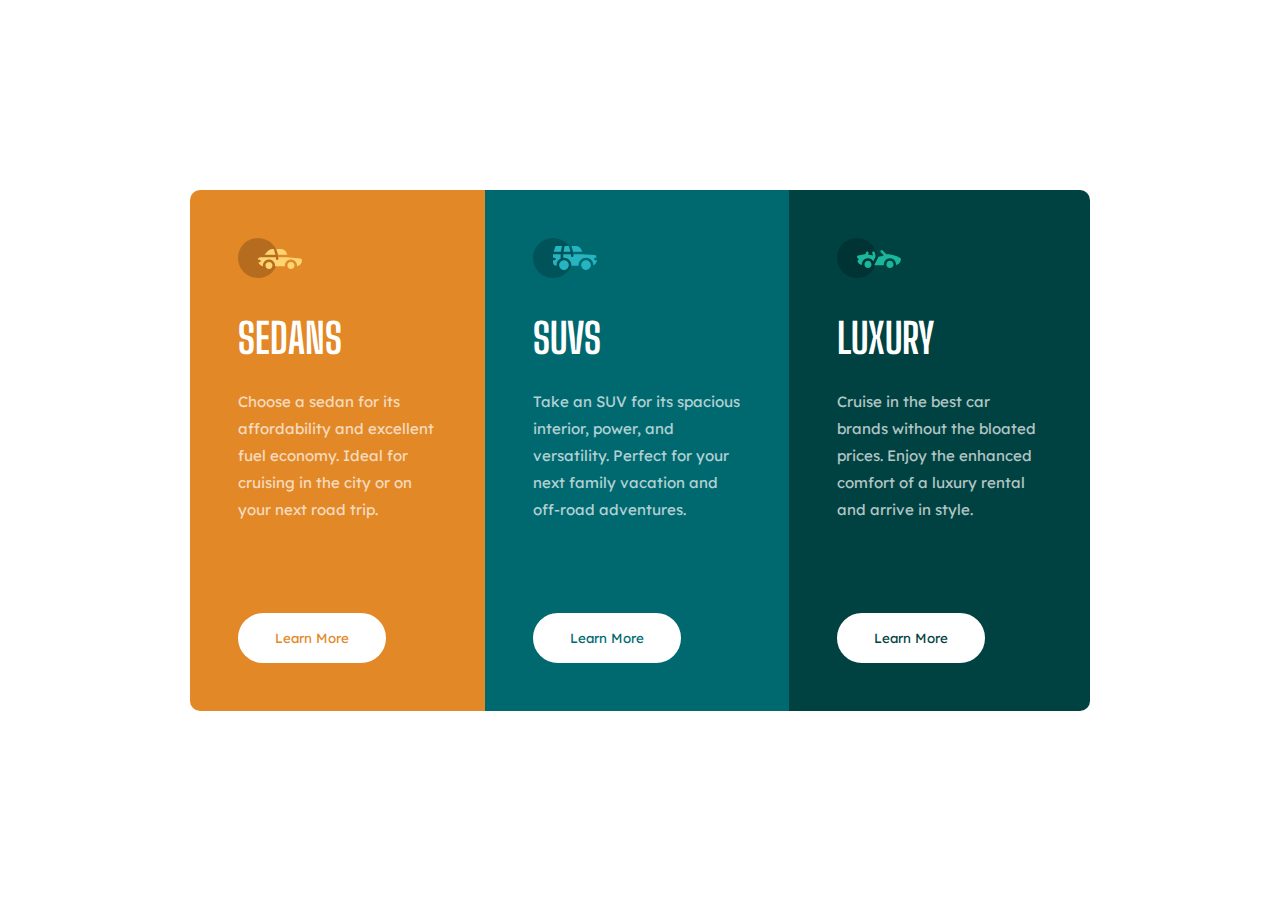
<file: 3-column-preview-card-component-main/index.html>
<!DOCTYPE html>
<html lang="en">
<head>
  <meta charset="UTF-8">
  <meta name="viewport" content="width=device-width, initial-scale=1.0"> <!-- displays site properly based on user's device -->

  <link rel="icon" type="image/png" sizes="32x32" href="./images/favicon-32x32.png">

  <link rel="stylesheet" href="./style.css">
  
  <title>3-column preview card component</title>

</head>
<body>
  <div class="card">
    <div class="sedans-card">
      <img src="./images/icon-sedans.svg" alt="icon-sedans">
      <h1 class="title">Sedans</h1>
      <p>
        Choose a sedan for its affordability and excellent fuel economy. Ideal for cruising in the city or on your next road trip.
      </p>
      <button>Learn More</button>
    </div>
    <div class="suvs-card">
      <img src="./images/icon-suvs.svg" alt="icon-suvs">
      <h1 class="title">Suvs</h1>
      <p>
        Take an SUV for its spacious interior, power, and versatility. Perfect for your next family vacation and off-road adventures.
      </p>
      <button>Learn More</button>
    </div>
    <div class="luxury-card">
      <img src="./images/icon-luxury.svg" alt="icon-luxury">
      <h1 class="title">Luxury</h1>
      <p>
        Cruise in the best car brands without the bloated prices. Enjoy the enhanced comfort of a luxury rental and arrive in style.
      </p>
      <button>Learn More</button>
    </div>
  </div>
</body>
</html>
</file>
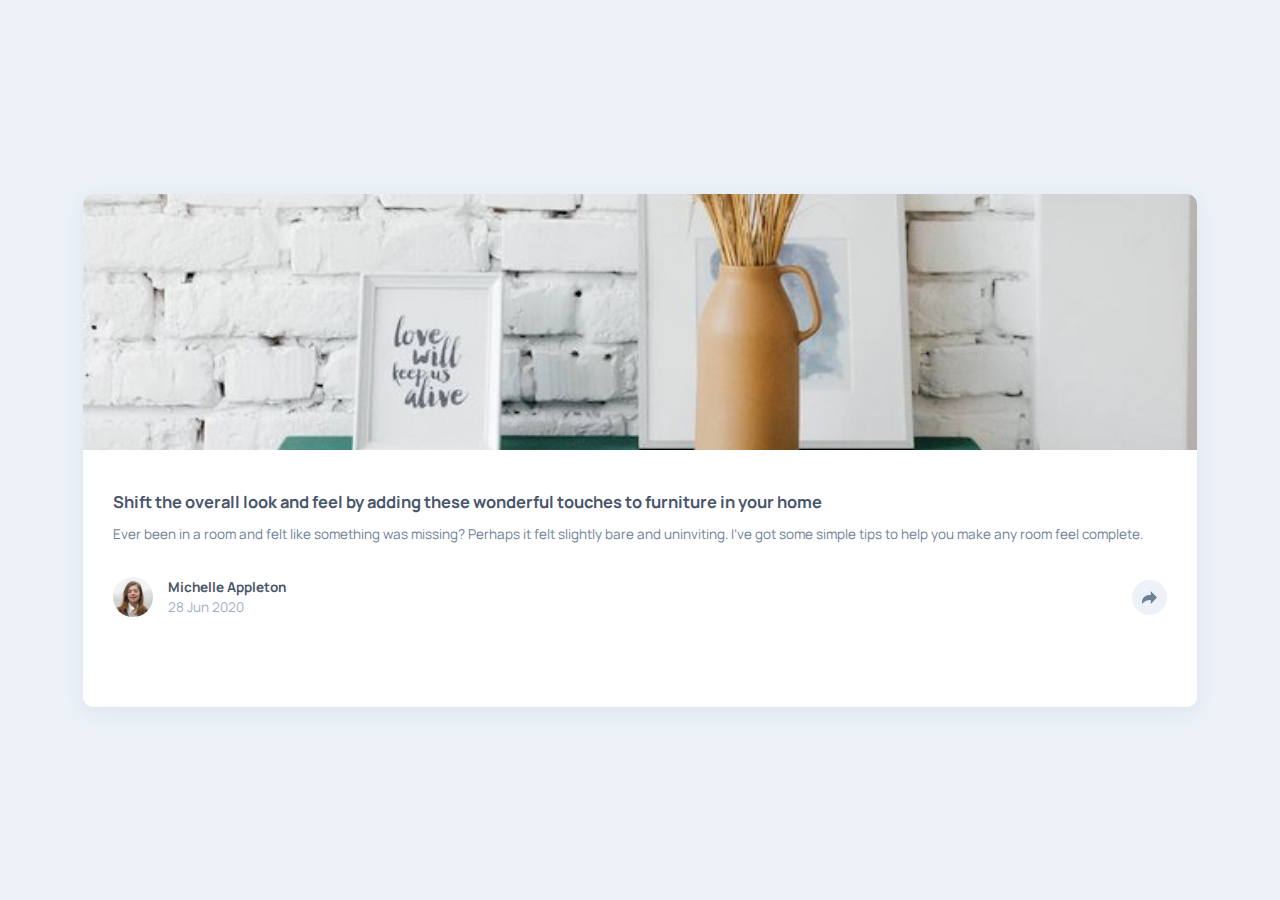
<file: article-preview-component-master/index.html>
<!DOCTYPE html>
<html lang="en">
<head>
  <meta charset="UTF-8">
  <meta name="viewport" content="width=device-width, initial-scale=1.0"> <!-- displays site properly based on user's device -->
  <link rel="stylesheet" href="./style.css">
  <link rel="icon" type="image/png" sizes="32x32" href="./images/favicon-32x32.png">
  
  <title>Article preview component</title>

</head>
<body>

  <div class="card">
    <div>
      <!-- <img src="./images/drawers.jpg" alt="drawers"> -->
    </div>
    <div class="details">
      <div>
        <h3>
          Shift the overall look and feel by adding these wonderful touches to furniture in your home
        </h3>
        <p>
          Ever been in a room and felt like something was missing? Perhaps 
          it felt slightly bare and uninviting. I've got some simple tips 
          to help you make any room feel complete.
        </p>
      </div>
      <div class="profile" data-toggle="false">

        <div>
          <img src="./images/avatar-michelle.jpg" alt="michelle">

          <div>
            <span class="name">
              Michelle Appleton
            </span>
            
            <span class="date">
              28 Jun 2020
            </span>
          </div>
        </div>

        <div class="links hidden">
          <h4>Share</h4>
          <img src="./images/icon-facebook.svg" alt="facebook">
          <img src="./images/icon-twitter.svg" alt="twitter">
          <img src="./images/icon-pinterest.svg" alt="pinterest">
        </div>

        <div class="circle">
          <svg xmlns="http://www.w3.org/2000/svg" width="15" height="13"><path fill="#6E8098" d="M15 6.495L8.766.014V3.88H7.441C3.33 3.88 0 7.039 0 10.936v2.049l.589-.612C2.59 10.294 5.422 9.11 8.39 9.11h.375v3.867L15 6.495z"/></svg>
        </div>

      </div>
    </div>
  </div>

</body>
<script src="./script.js"></script>
</html>
</file>
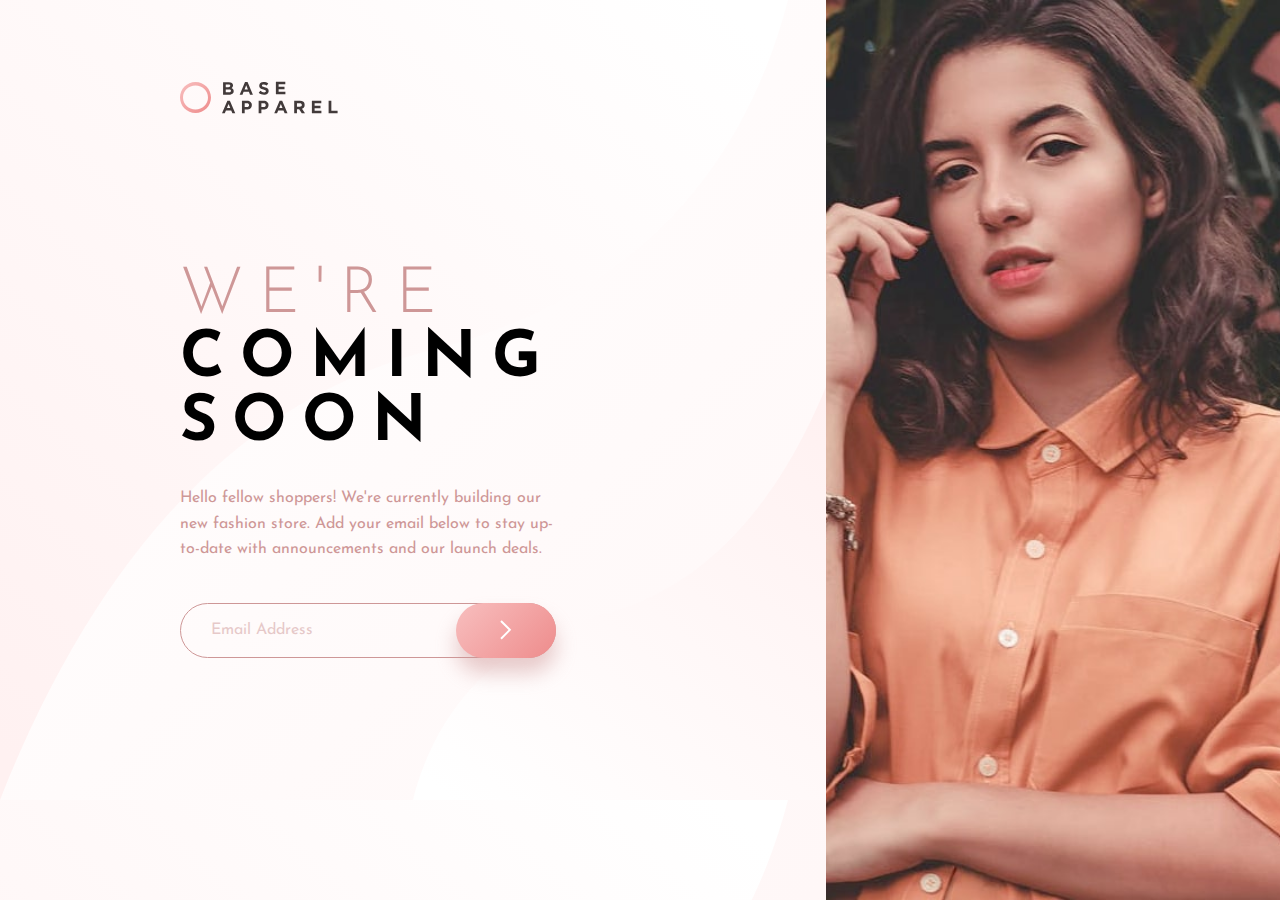
<file: base-apparel-coming-soon-master/index.html>
<!DOCTYPE html>
<html lang="en">
<head>
  <meta charset="UTF-8">
  <meta name="viewport" content="width=device-width, initial-scale=1.0">

  <link rel="icon" type="image/png" sizes="32x32" href="./images/favicon-32x32.png">
  <link rel="stylesheet" href="./styles.css">
  
  <title>Base Apparel coming soon page</title>
</head>
<body>
  <header>
    <img class="header-logo" src="./images/logo.svg" alt="logo">
  </header>
  <main>
    <div class="right">
      <img class="web-image" src="">
    </div>
    <div class="left">
      <div class="content">
        <img class="body-logo" src="./images/logo.svg" alt="logo">
        <h1><span class="thin">We're</span><br>Coming<br>Soon</h1>
        <p>
          Hello fellow shoppers! We're currently building our new fashion store. Add your email below to stay up-to-date with announcements and our launch deals.
        </p>
        <form action="./index.html">
          <input id="email-field" type="text" name="email" placeholder="Email Address"/>
          <img class="icon-error" src="./images/icon-error.svg" alt="icon-error">
          <button id="send-btn">
            <img src="./images/icon-arrow.svg" alt="arrow">
          </button>
          <span class="error">Please provide a valid email</span>
        </form>
      </div>
    </div>

  </main>

</body>
<script src="./script.js"></script>
</html>
</file>
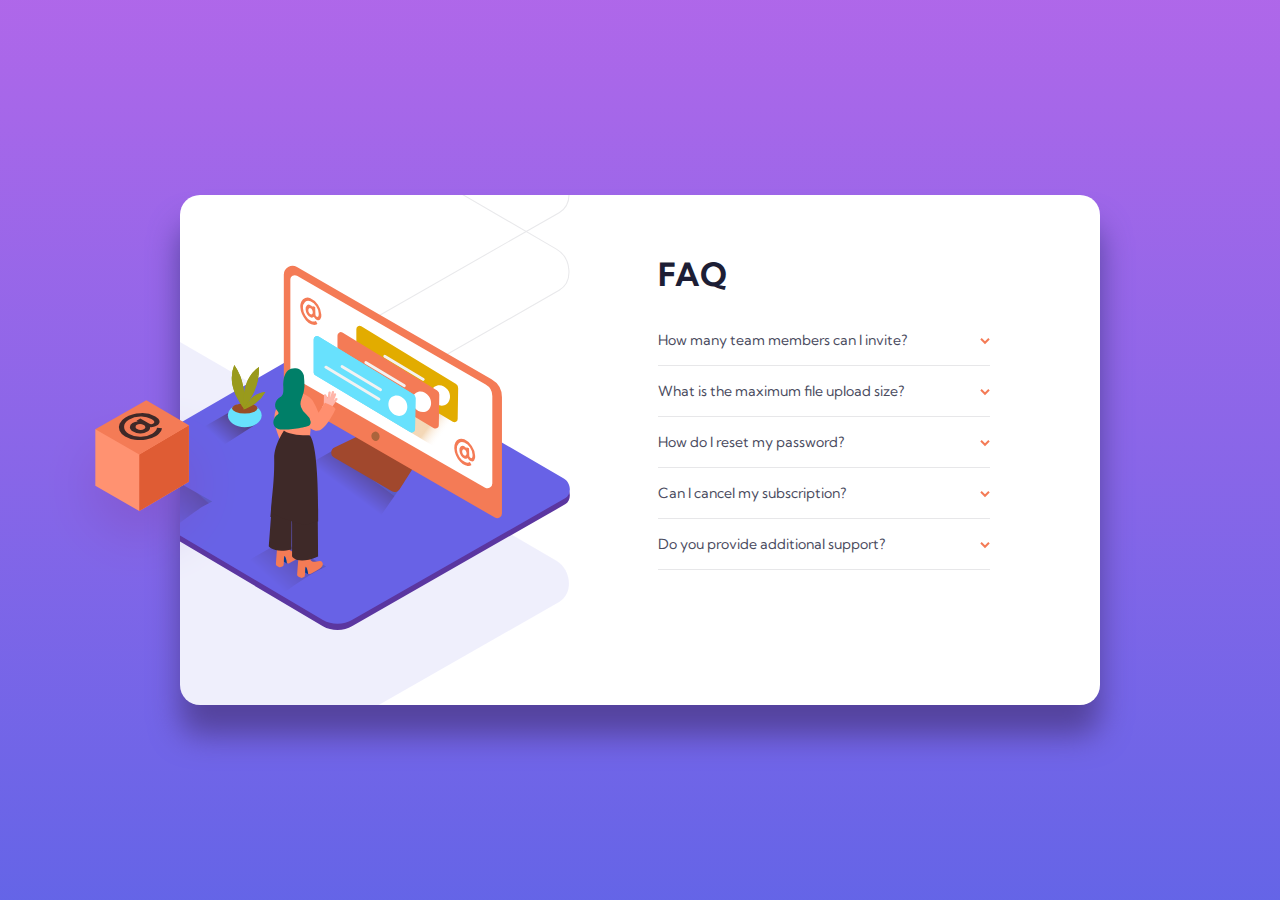
<file: faq-accordion-card-main/index.html>
<!DOCTYPE html>
<html lang="en">
<head>
  <meta charset="UTF-8">
  <meta name="viewport" content="width=device-width, initial-scale=1.0"> <!-- displays site properly based on user's device -->

  <link rel="icon" type="image/png" sizes="32x32" href="./images/favicon-32x32.png">
  <link rel="stylesheet" href="./style.css">
  
  <title>FAQ Accordion Card</title>

</head>
<body>
  <div class="card">
    <div class="card-img-container">
      <img class="box hidden" src="./images/illustration-box-desktop.svg" alt="box">
      <img class="card-img" src="./images/illustration-woman-online-mobile.svg" alt="illustration-woman-online">
      <img class="shadow" src="./images/bg-pattern-mobile.svg" alt="bg-pattern">
    </div>
    <div class="faq-container">
      <h1 class="page-title">Faq</h1>
      <div id="questions-container">
      </div>
    </div>
  </div>
</body>
<script type="module" src="./script.js"></script>
</html>
</file>
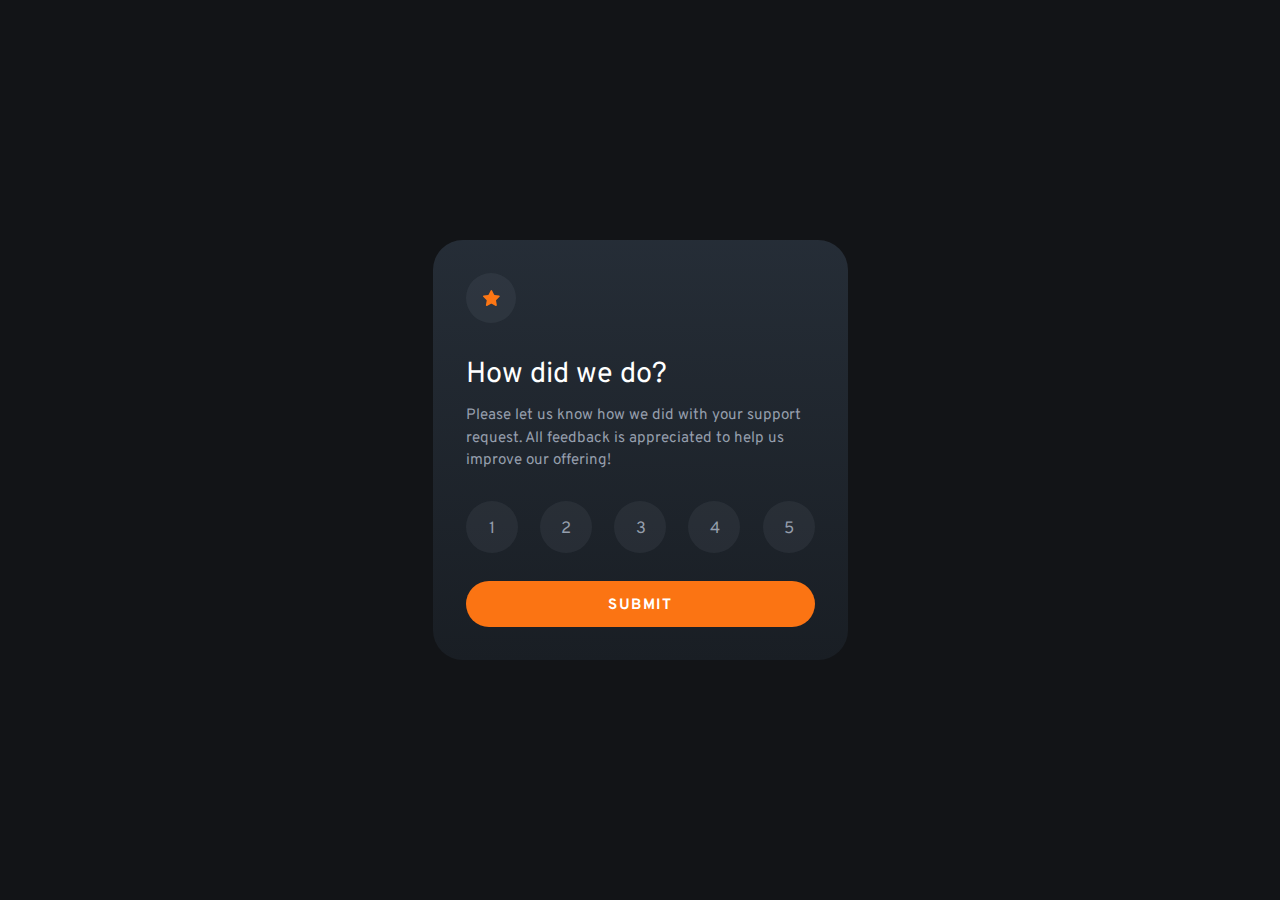
<file: interactive-rating-component-main/index.html>
<!DOCTYPE html>
<html lang="en">
<head>
  <meta charset="UTF-8">
  <meta name="viewport" content="width=device-width, initial-scale=1.0"> <!-- displays site properly based on user's device -->

  <link rel="icon" type="image/png" sizes="32x32" href="./images/favicon-32x32.png">
  <link rel="stylesheet" href="./style.css">
  <link
    href="https://fonts.googleapis.com/css2?family=Fraunces:opsz,wght@9..144,700&family=Montserrat:wght@500;600&display=swap"
    rel="stylesheet">
  
  <title>Interactive rating component</title>
</head>
<body>

  <h1 class="hidden">Interactive rating component</h1>

  <main>
    <div class="card">
      <div class="feedback-container">
        <div class="star-container">
          <img src="./images/icon-star.svg" alt="icon-star">
        </div>

        <div class="text-container">
          <h2>How did we do?</h2>
          <p>
            Please let us know how we did with your support request. All feedback is appreciated 
            to help us improve our offering!
          </p>
        </div>

        <div class="rating-container">
          <div class="rate">1</div>
          <div class="rate">2</div>
          <div class="rate">3</div>
          <div class="rate">4</div>
          <div class="rate">5</div>
        </div>

        <button class="submit">SUBMIT</button>
      </div>

      <div class="thank-you-container hidden">
        <img src="./images/illustration-thank-you.svg" alt="thank-you-img">
        <div class="rate-text">
          You selected <span class="final-rate"></span> out of 5
        </div>
        <div class="text-container">
          <h2>Thank you!</h2>
          <p>
            We appreciate you taking the time to give a rating.
            If you ever need more support, don't hesitate to get in touch.
          </p>
        </div>
      </div>
    </div>
  </main>
  
  <script src="./script.js"></script>
</body>
</html>
</file>
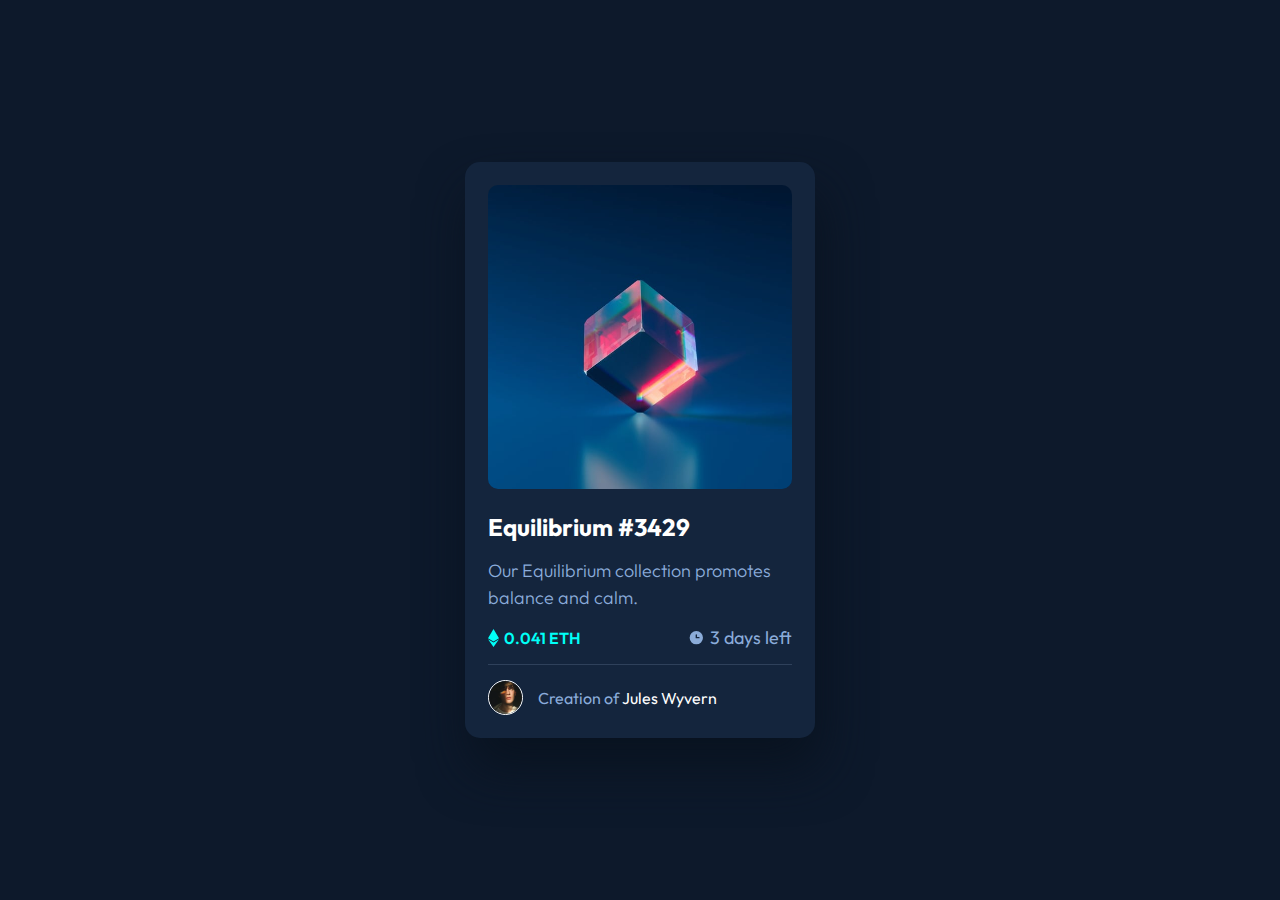
<file: nft-preview-card-component-main/index.html>
<!DOCTYPE html>
<html lang="en">
<head>
  <meta charset="UTF-8">
  <meta name="viewport" content="width=device-width, initial-scale=1.0"> 

  <link rel="icon" type="image/png" sizes="32x32" href="./images/favicon-32x32.png">
  <link rel="stylesheet" href="styles.css">
  
  <title>NFT preview card component</title>
</head>
<body>

  <div class="card">
    
    <div class="nft-img-div">
      <a href="#">
        <img src="./images/image-equilibrium.jpg" alt="image-equilibrium" class="nft-img">
        <img src="./images/icon-view.svg" alt="icon-view" class="view">
      </a>
    </div>

    <div class="card-descript-div">
      <h2><a href="#">Equilibrium #3429</a></h2>
      <p class="descript thin">Our Equilibrium collection promotes balance and calm.</p>

      <div class="currency-daysleft-div">
        <div class="currency-div">
          <img src="./images/icon-ethereum.svg" alt="icon-ethereum" class="icon-ethereum">
          <span class="currency bold">0.041 ETH</span>
        </div>

        <div class="daysleft-div">
          <img src="./images/icon-clock.svg" alt="icon-clock" class="icon-clock">
          <p class="daysleft regular">3 days left</p>
        </div>
      </div>

      <hr>

      <div class="creator-div regular">
        <img src="./images/image-avatar.png" alt="image-avatar" class="image-avatar">
        <ps>Creation of <span class="creator"><a href="#">Jules Wyvern</a></span></p>
      </div>
    </div>

  </div>

</body>
</html>
</file>
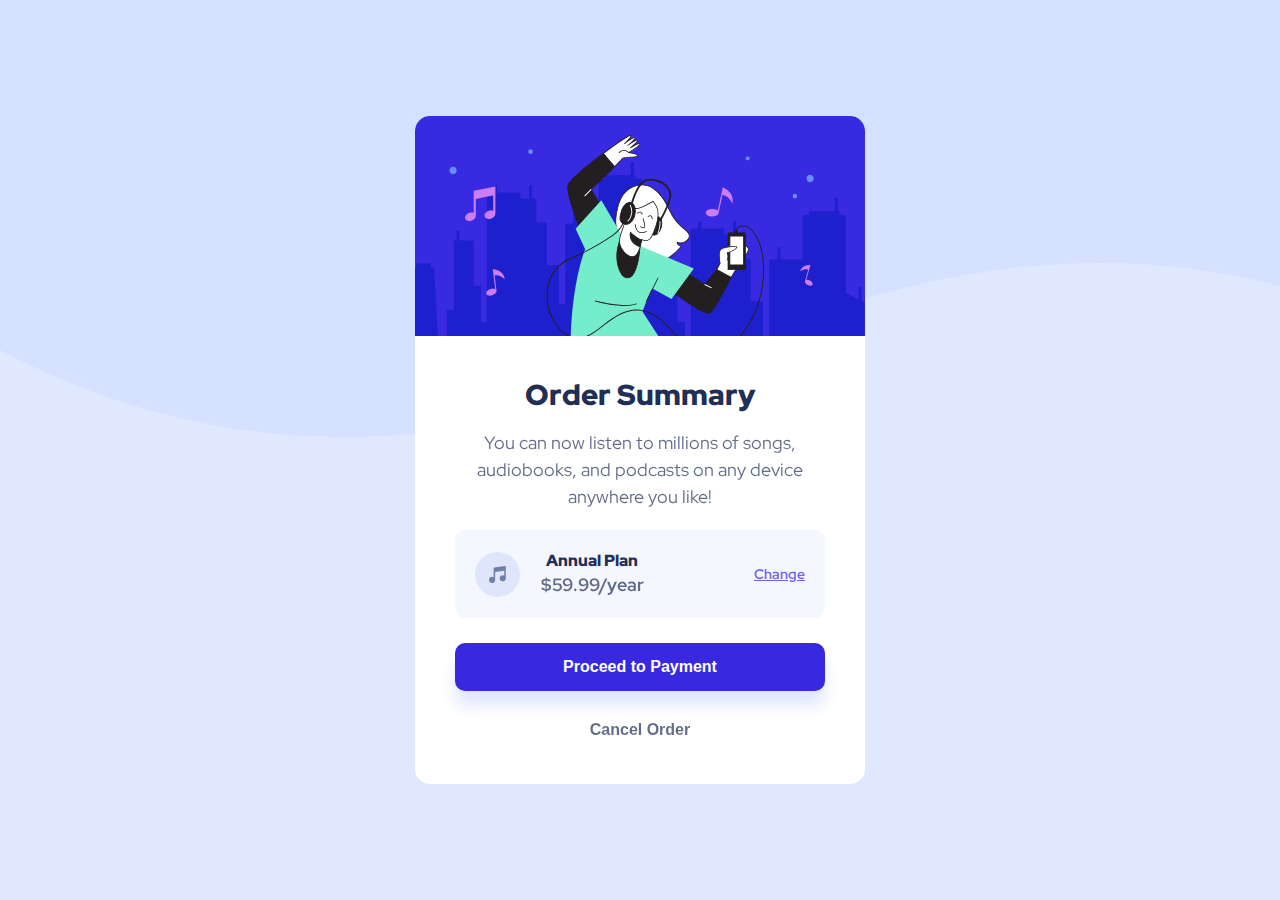
<file: order-summary-component-main/index.html>
<!DOCTYPE html>
<html lang="en">
<head>
  <meta charset="UTF-8">
  <meta name="viewport" content="width=device-width, initial-scale=1.0"> <!-- displays site properly based on user's device -->

  <link rel="icon" type="image/png" sizes="32x32" href="./images/favicon-32x32.png">
  <link rel="stylesheet" href="styles.css">
  
  <title>Frontend Mentor | Order summary card</title>
</head>
<body class="center">

  <div class="card flex-column">
    <div class="card-img">
      <img src="./images/illustration-hero.svg" alt="illustration-hero">
    </div>
    <div class="order-summary-container flex-column">
      <h2>Order Summary</h2>
      <div class="description">
        <p>
          You can now listen to millions of songs, audiobooks, and podcasts on any 
          device anywhere you like!
        </p>
      </div>
      <div class="plan-container flex-row">
        <img src="./images/icon-music.svg" alt="icon-music" class="music-icon">
        <div class="annual-plan-container">
          <h3 class="annual-plan">Annual Plan</h3>
          <p class="price">$59.99/year</p>
        </div>
        <p class="change"><a href="#">Change</a></p>
      </div>
      <button class="payment-btn">Proceed to Payment</button>
      <button class="cancel-btn">Cancel Order</button>
    </div>
  </div>
</body>
</html>
</file>
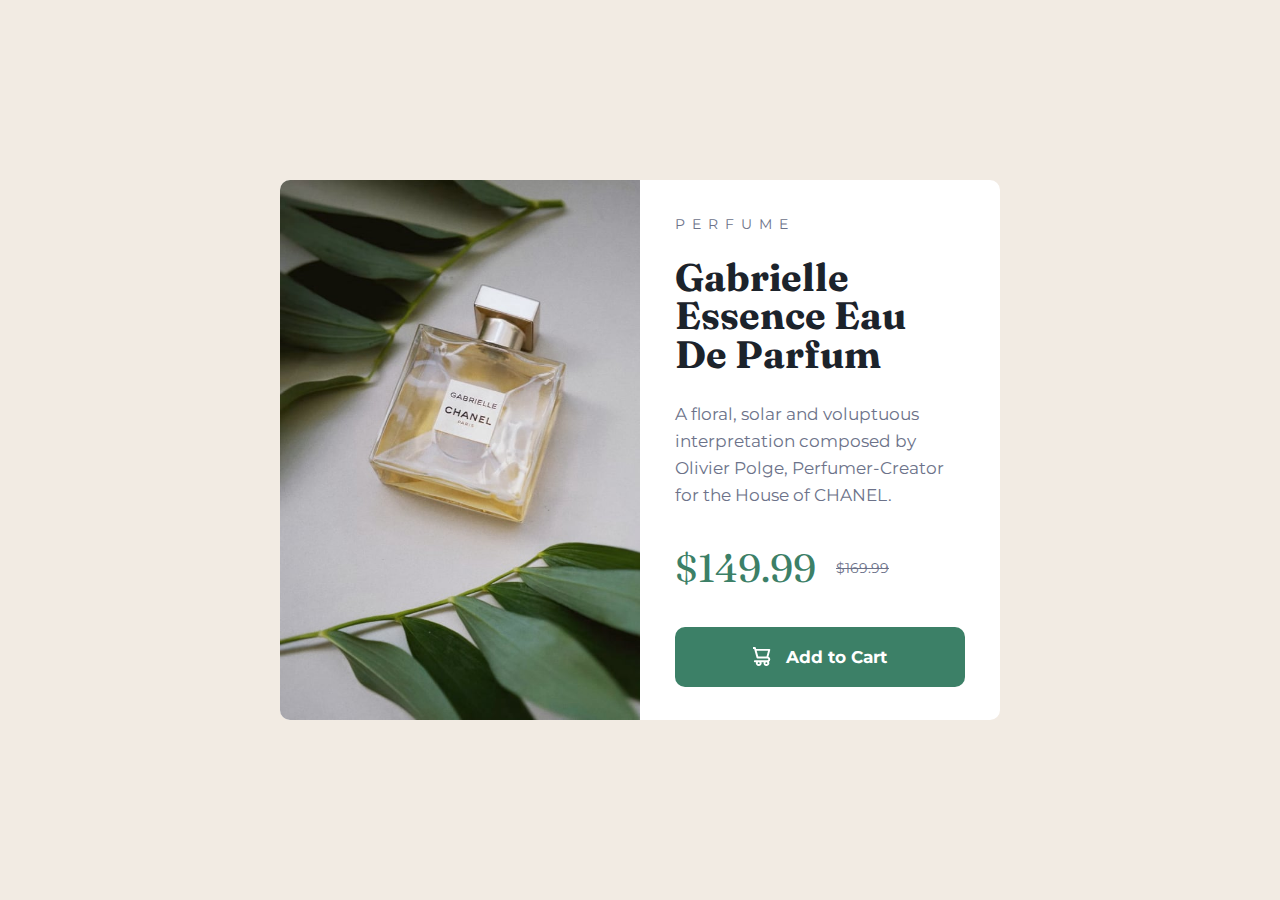
<file: product-preview-card-component-main/index.html>
<!DOCTYPE html>
<html lang="en">
<head>
  <meta charset="UTF-8">
  <meta name="viewport" content="width=device-width, initial-scale=1.0"> <!-- displays site properly based on user's device -->

  <link rel="icon" type="image/png" sizes="32x32" href="./images/favicon-32x32.png">
  <link rel="stylesheet" href="style.css">

  <title>Product preview card component</title>

</head>
<body>

  <main>
    <div class="card">
      <div class="product-img-container">
        <img src="images/image-product-mobile.jpg" alt="image-product">
      </div>
      <div class="product-details-container">
        <p><span class="product">PERFUME</span></p>
        <h1>Gabrielle Essence Eau De Parfum</h1>
        <p class="information">A floral, solar and voluptuous interpretation composed by Olivier Polge, 
          Perfumer-Creator for the House of CHANEL.</p>
        <div class="prices">
          <span class="current-price">$149.99</span>
          <span class="old-price">$169.99</span>
        </div>
        <button class="add-to-cart"><img src="./images/icon-cart.svg" alt="icon-cart"> Add to Cart</button>
      </div>
    </div>
  </main>

</body>
</html>
</file>
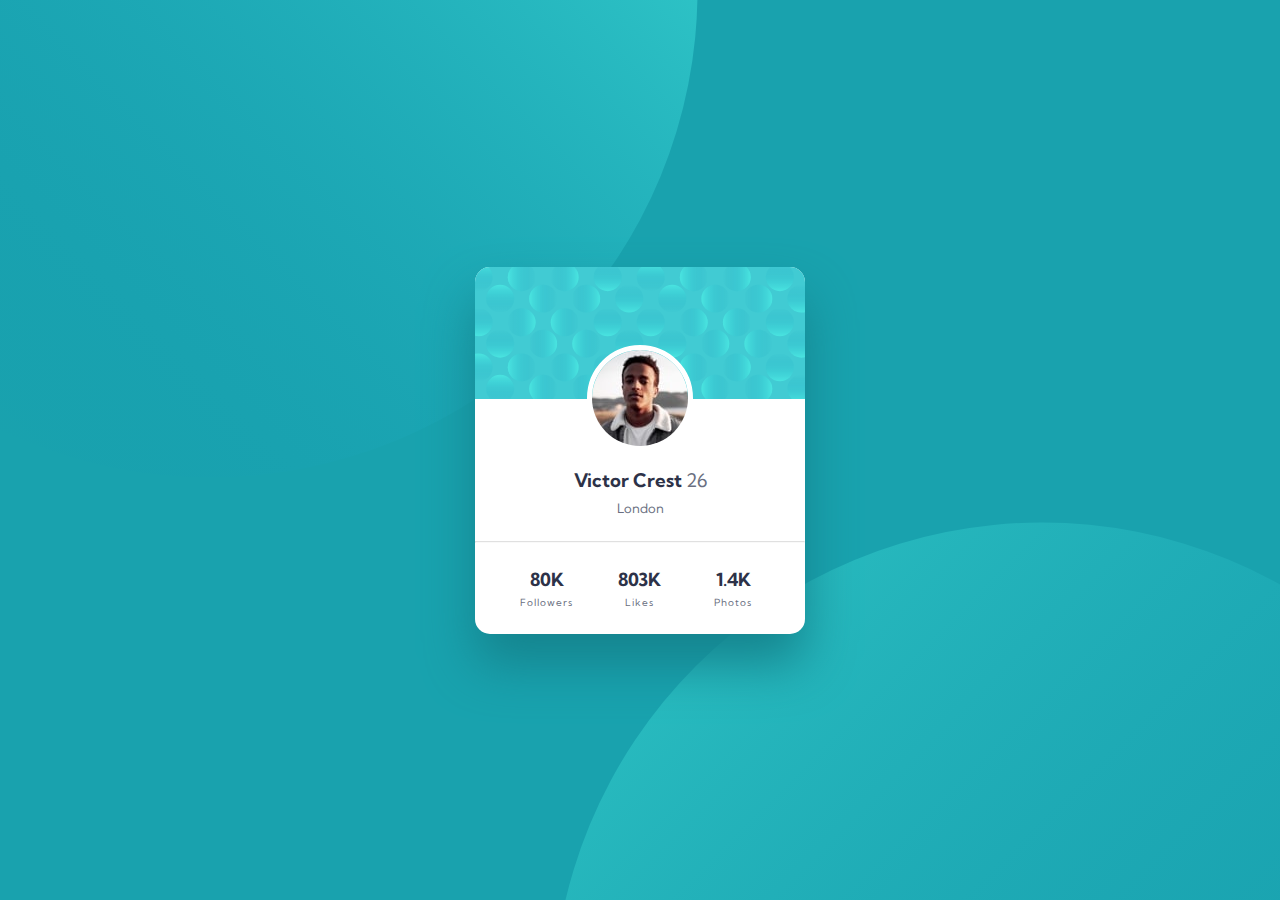
<file: profile-card-component-main/index.html>
<!DOCTYPE html>
<html lang="en">
<head>
  <meta charset="UTF-8">
  <meta name="viewport" content="width=device-width, initial-scale=1.0"> <!-- displays site properly based on user's device -->

  <link rel="icon" type="image/png" sizes="32x32" href="./images/favicon-32x32.png">
  
  <link rel="stylesheet" href="./style.css">

  <title>Profile card component</title>

</head>
<body>
  <!-- <img class="bg-top" src="./images/bg-pattern-top.svg" alt="bg-pattern-top">
  <img class="bg-bot" src="./images/bg-pattern-bottom.svg" alt="bg-pattern-bottom"> -->
  <div class="card">
    <div class="bg">
      <img src="./images/bg-pattern-card.svg" alt="bg-pattern-card">
    </div>
    <div class="profile-details">
      <img class="profile-pic" src="./images/image-victor.jpg" alt="image-victor">
      <h3 class="name-age">
        <span class="name">Victor Crest</span> 
        <span class="age">26</span>
      </h3>
      <span class="location">London</span>
    </div>
    <hr>
    <div class="profile-stats">
      <div class="followers">
        <div class="stats">80K</div>
        <div class="type">Followers</div>
      </div>
      <div class="likes">
        <div class="stats">803K</div>
        <div class="type">Likes</div>
      </div>
      <div class="Photos">
        <div class="stats">1.4K</div>
        <div class="type">Photos</div>
      </div>
    </div>
  </div>
</body>
</html>
</file>
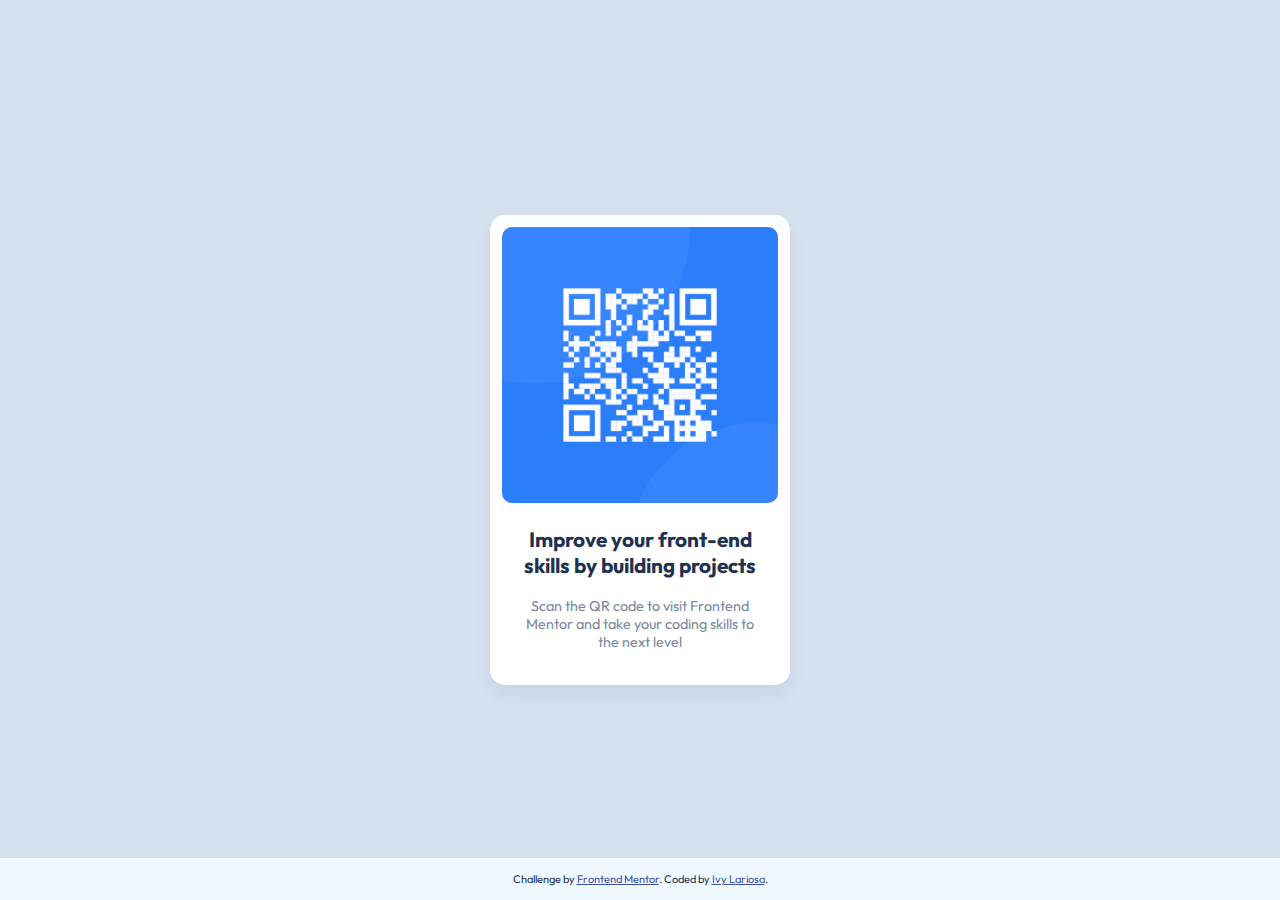
<file: qr-code-component-main/index.html>
<!DOCTYPE html>
<html lang="en">
<head>
  <meta charset="UTF-8">
  <meta name="viewport" content="width=device-width, initial-scale=1.0"> <!-- displays site properly based on user's device -->

  <link rel="icon" type="image/png" sizes="32x32" href="./images/favicon-32x32.png">
  <link rel="stylesheet" href="index.css">
  <style>
    @import url('https://fonts.googleapis.com/css2?family=Outfit:wght@400;700&display=swap');
  </style>
  
  <title>QR code component</title>
  <style>
    footer {
      font-size: 11px;
      text-align: center;
      background-color: aliceblue;
      position: absolute;
      bottom: 0px;
      width: 100%;
    }
    footer a {
      color: hsl(228, 45%, 44%);
    }
  </style>
</head>
<body>
  <main>
    <div class="qr-card">
      <div class="img-container">
        <img class="qr-img" src="images/image-qr-code.png" alt="image-qr-code">
      </div>
      
      <div class="qr-details">
        <h1 class="heading">Improve your front-end skills by building projects</h1>
        <p class="info">
          Scan the QR code to visit Frontend Mentor and take your coding skills to the next level
        </p>
      </div>
    </div>
  </main>
  
  <footer>
      <br>Challenge by <a href="https://www.frontendmentor.io?ref=challenge" target="_blank">Frontend Mentor</a>. 
      Coded by <a href="https://github.com/Aibi-Green/Frontend-Mentor-Projects/tree/main/qr-code-component-main">Ivy Lariosa</a>.<br><br>
  </footer>
  
</body>
</html>
</file>
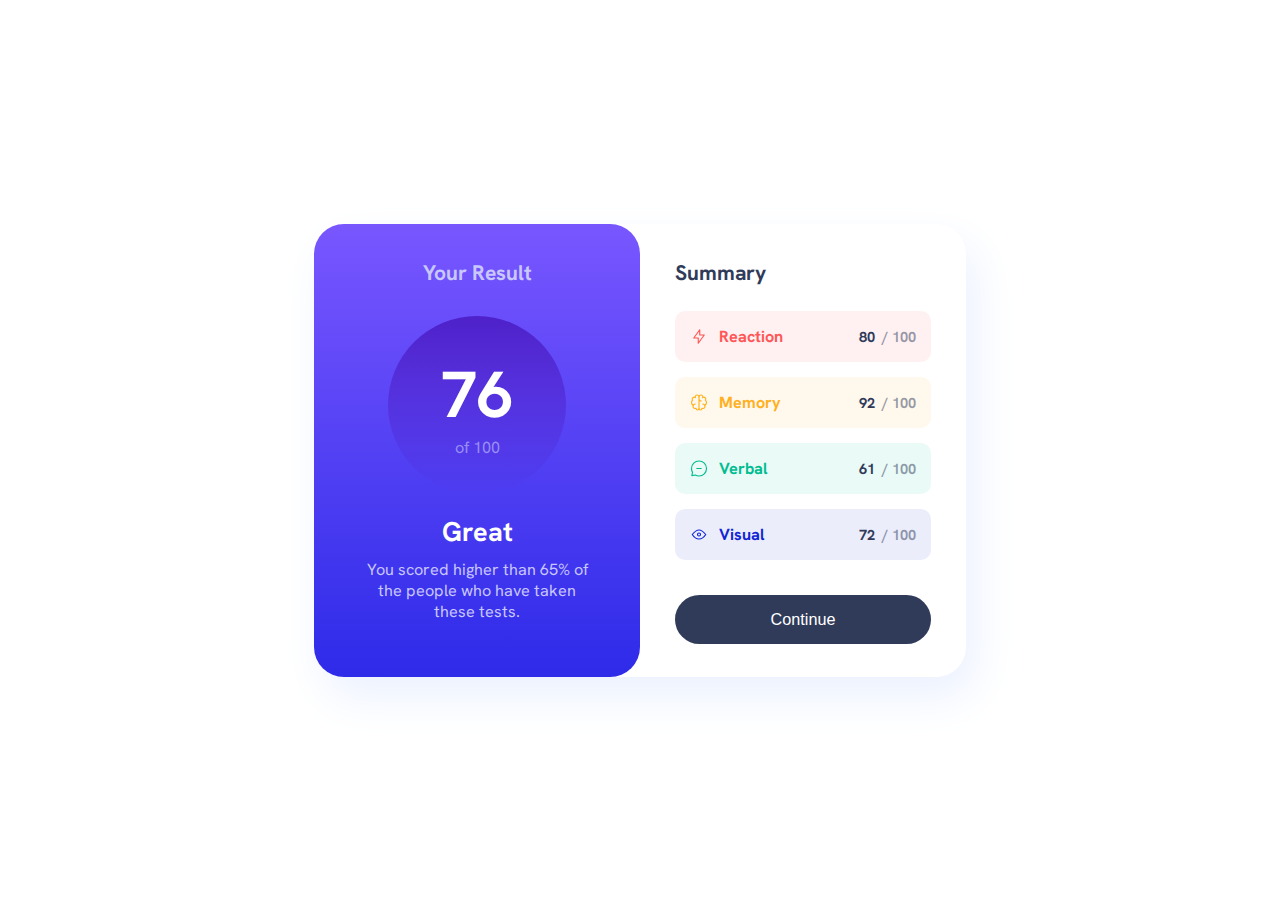
<file: results-summary-component-main/index.html>
<!DOCTYPE html>
<html lang="en">
<head>
  <meta charset="UTF-8">
  <meta name="viewport" content="width=device-width, initial-scale=1.0"> <!-- displays site properly based on user's device -->

  <link rel="icon" type="image/png" sizes="32x32" href="./assets/images/favicon-32x32.png">
  <link rel="stylesheet" href="style.css">
  
  <title>Results summary component</title>
</head>
<body>
  <main>
    <div class="card">

      <div class="results">
        <h3>Your Result</h3>

        <div class="circle">
          <h1>76</h1>
          <p>of 100</p>
        </div>
        
        <div class="details">
          <h2>Great</h2>
          <p>
            You scored higher than 65% of the people
            who have taken these tests.
          </p>
        </div>
      </div>

      <div class="summaries">
        <h3>Summary</h3>

        <div class="reaction category">
          <div>
            <img src="assets/images/icon-reaction.svg" alt="icon-reaction">
            <h4>Reaction</h4>
          </div>
          <p><span class="scores">80</span><span class="items"> / 100</span></p>
        </div>

        <div class="memory category">
          <div>
            <img src="assets/images/icon-memory.svg" alt="icon-memory">
            <h4>Memory</h4>
          </div>
          <p><span class="scores">92</span><span class="items"> / 100</span></p>
        </div>

        <div class="verbal category">
          <div>
            <img src="assets/images/icon-verbal.svg" alt="icon-verbal">
          <h4>Verbal</h4>
          </div>
          <p><span class="scores">61</span><span class="items"> / 100</span></p>
        </div>

        <div class="visual category">
          <div>
            <img src="assets/images/icon-visual.svg" alt="icon-visual">
          <h4>Visual</h4>
          </div>
          <p><span class="scores">72</span><span class="items"> / 100</span></p>
        </div>
        
        <button class="continue-btn">Continue</button>
      </div>
      
    </div>
  </main>
  <!-- <script type="module" src="script.js"></script> -->
</body>
</html>
</file>
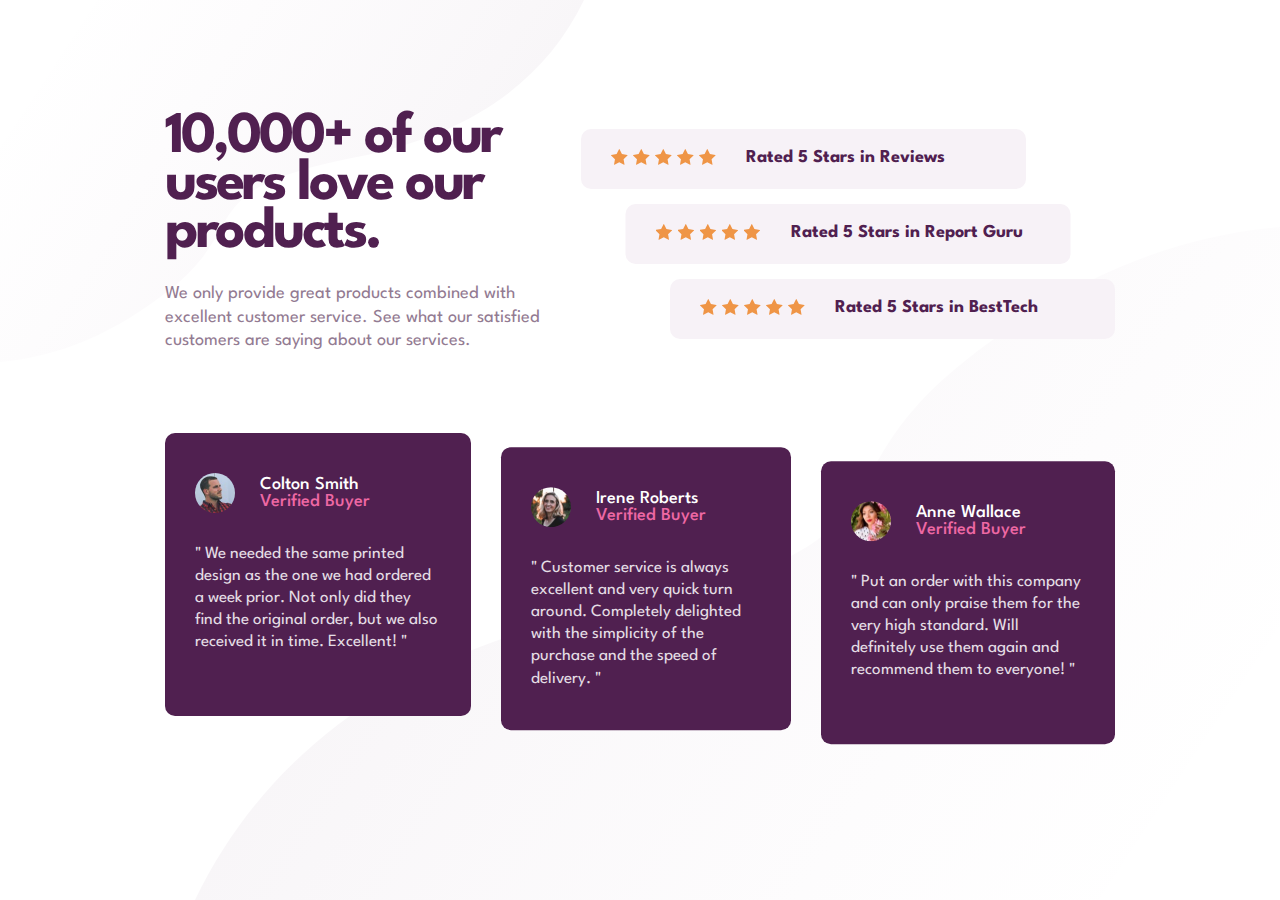
<file: social-proof-section-master/index.html>
<!DOCTYPE html>
<html lang="en">
  <head>
    <meta charset="UTF-8" />
    <meta name="viewport" content="width=device-width, initial-scale=1.0" />
    <!-- displays site properly based on user's device -->

    <link
      rel="icon"
      type="image/png"
      sizes="32x32"
      href="./images/favicon-32x32.png"
    />

    <link rel="stylesheet" href="./style.css">

    <title>Social proof section</title>

  </head>
  <body>

    <main>
      <section class="review-details">

        <div class="details">
          <h1>10,000+ of our users love our products.</h1>
          <p>
            We only provide great products combined with excellent customer service. See what our satisfied customers are saying about our services.
          </p>
        </div>
  
        <div class="star-ratings">
          <div class="grey-box">
            <div class="stars">
              <img src="./images/icon-star.svg" alt="star">
              <img src="./images/icon-star.svg" alt="star">
              <img src="./images/icon-star.svg" alt="star">
              <img src="./images/icon-star.svg" alt="star">
              <img src="./images/icon-star.svg" alt="star">
            </div>
            <div>Rated 5 Stars in Reviews</div>
          </div>
          <div class="grey-box">
            <div class="stars">
              <img src="./images/icon-star.svg" alt="star">
              <img src="./images/icon-star.svg" alt="star">
              <img src="./images/icon-star.svg" alt="star">
              <img src="./images/icon-star.svg" alt="star">
              <img src="./images/icon-star.svg" alt="star">
            </div>
            <div>Rated 5 Stars in Report Guru</div>
          </div>
          <div class="grey-box">
            <div class="stars">
              <img src="./images/icon-star.svg" alt="star">
              <img src="./images/icon-star.svg" alt="star">
              <img src="./images/icon-star.svg" alt="star">
              <img src="./images/icon-star.svg" alt="star">
              <img src="./images/icon-star.svg" alt="star">
            </div>
            <div>Rated 5 Stars in BestTech</div>
          </div>
        </div>
  
      </section>
  
      <section class="comments">
  
        <div class="violet-box">
          <div class="profile">
            <img src="./images/image-colton.jpg" alt="colton">
            <h2>
              Colton Smith<br>
              <span class="pink-text">
                Verified Buyer
              </span>
            </h2>
          </div>
          <div>
            <p>
              " We needed the same printed design as the one we had ordered a week prior. Not only did they find the original order, but we also received it in time. Excellent! "
            </p>
          </div>
        </div>
        
        <div class="violet-box">
          <div class="profile">
            <img src="./images/image-irene.jpg" alt="irene">
            <h2>
              Irene Roberts<br>
              <span class="pink-text">
                Verified Buyer
              </span>
            </h2>
          </div>
          <div>
            <p>
              " Customer service is always excellent and very quick turn around. Completely delighted with the simplicity of the purchase and the speed of delivery. "
            </p>
          </div>
        </div>
  
        <div class="violet-box">
          <div class="profile">
            <img src="./images/image-anne.jpg" alt="anne">
            <h2>
              Anne Wallace<br>
              <span class="pink-text">
                Verified Buyer
              </span>
            </h2>
          </div>
          <div>
            <p>
              " Put an order with this company and can only praise them for the very high standard. Will definitely use them again and recommend them to everyone! "
            </p>
          </div>
        </div>
  
      </section>
    </main>

  </body>
</html>
</file>
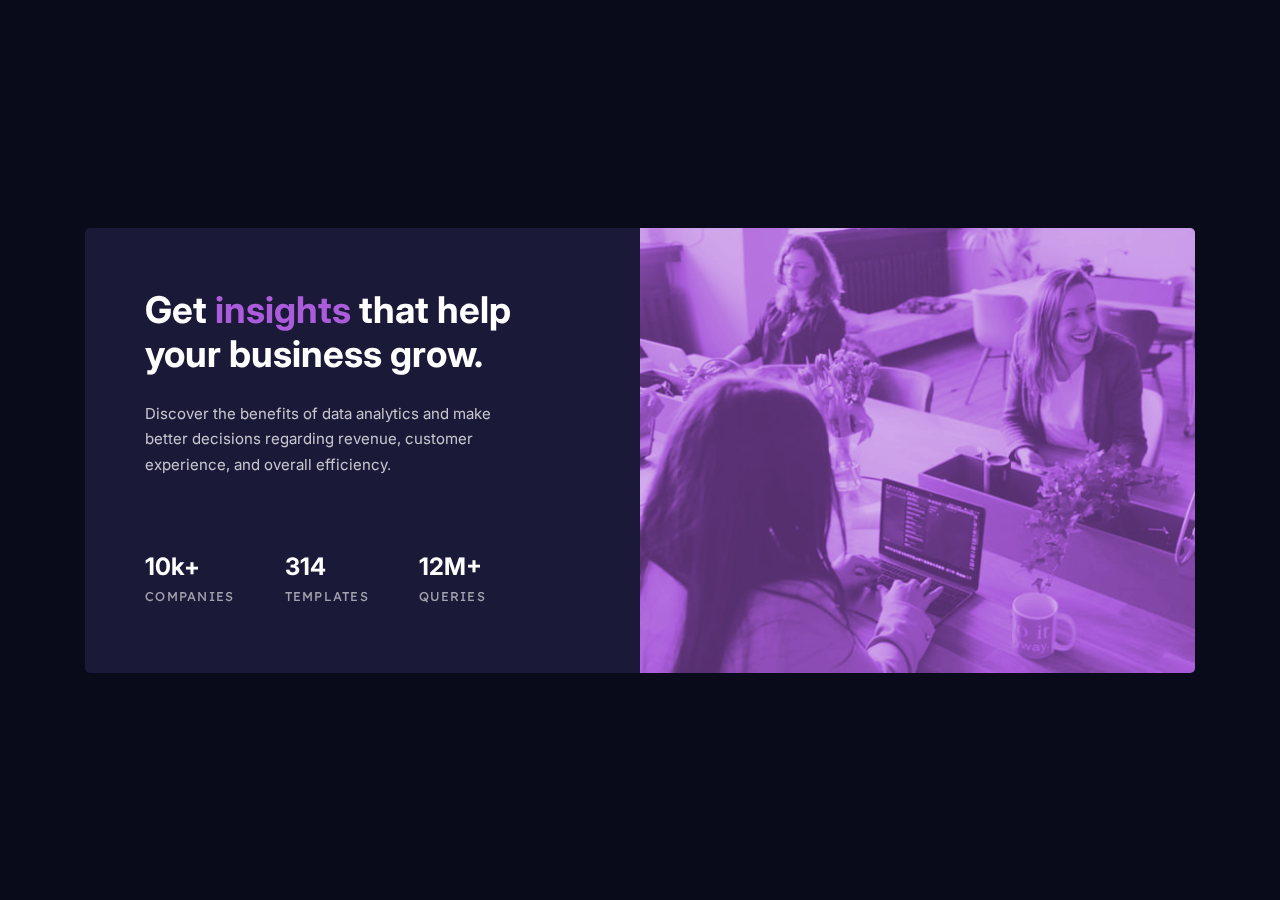
<file: stats-preview-card-component-main/index.html>
<!DOCTYPE html>
<html lang="en">
<head>
  <meta charset="UTF-8">
  <meta name="viewport" content="width=device-width, initial-scale=1.0"> <!-- displays site properly based on user's device -->

  <link rel="icon" type="image/png" sizes="32x32" href="./images/favicon-32x32.png">
  <link rel="stylesheet" href="styles.css">
  
  <title>Stats preview card component</title>

</head>
<body>

  <div class="card">
    <div class="card-img-div">
      <img src="./images/image-header-mobile.jpg" alt="image-header">
    </div>
    <div class="details-div">
      <h1>
        Get <span class="highlight">insights</span> that help your 
        business grow.
      </h1>
      <p class="description">
        Discover the benefits of data analytics and make better decisions 
        regarding revenue, customer experience, and overall efficiency.
      </p>
      <div class="ctq-container">
        <div class="ctq-div">
          <h3 class="stats">10k+</h3>
          <p class="name">COMPANIES</p>
        </div>
        <div class="ctq-div">
          <h3 class="stats">314</h3>
          <p class="name">TEMPLATES</p>
        </div>
        <div class="ctq-div">
          <h3 class="stats">12M+</h3>
          <p class="name">QUERIES</p>
        </div>
      </div>
    </div>
  </div>
  <script src="./script.js"></script>
</body>
</html>
</file>
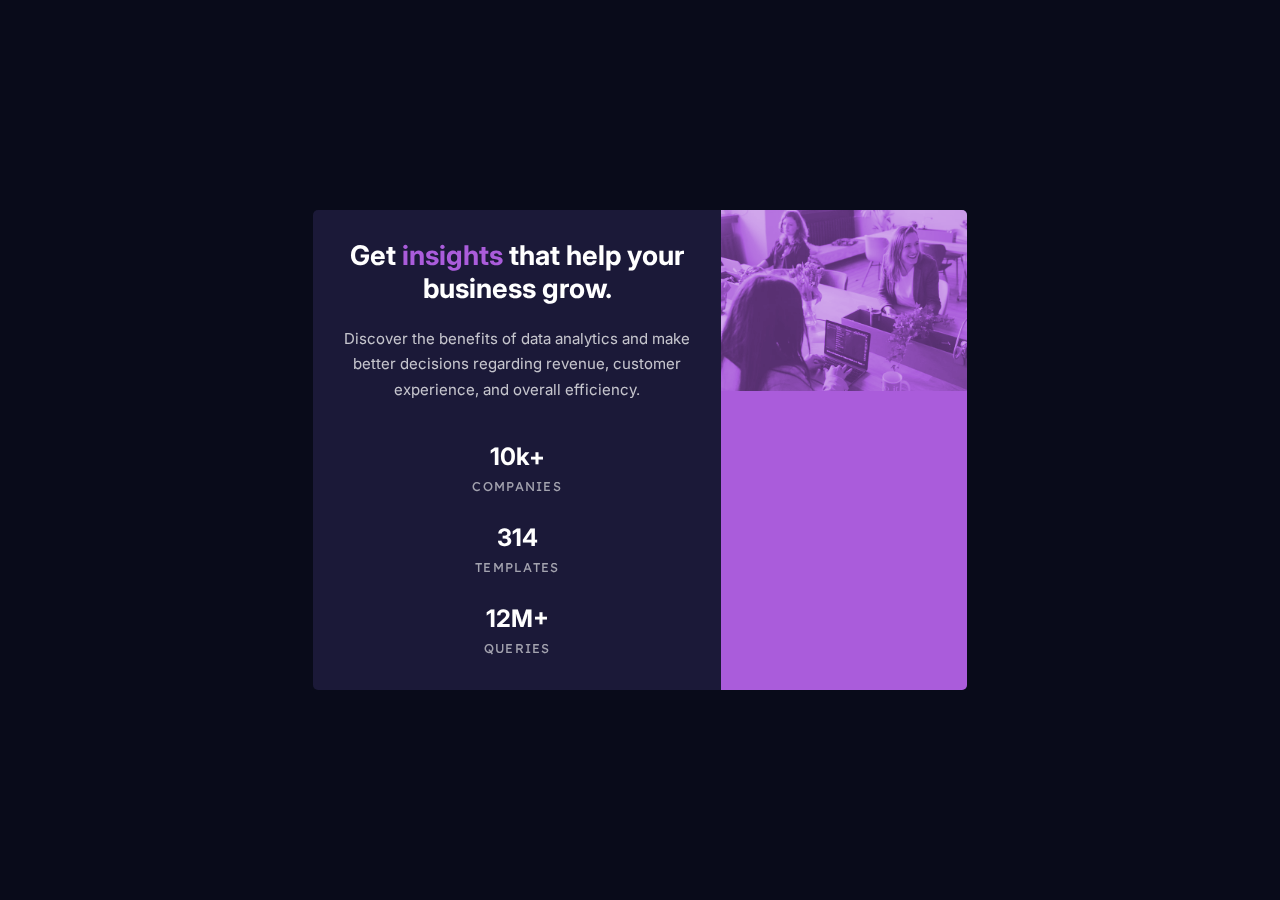
<file: stats-preview-card-component-main/stats-preview-card-component-main/index.html>
<!DOCTYPE html>
<html lang="en">
<head>
  <meta charset="UTF-8">
  <meta name="viewport" content="width=device-width, initial-scale=1.0"> <!-- displays site properly based on user's device -->

  <link rel="icon" type="image/png" sizes="32x32" href="./images/favicon-32x32.png">
  <link rel="stylesheet" href="styles.css">
  
  <title>Stats preview card component</title>

</head>
<body>

  <div class="card">
    <div class="card-img-div">
      <img src="./images/image-header-mobile.jpg" alt="image-header-mobile">
    </div>
    <div class="details-div">
      <h1>
        Get <span class="highlight">insights</span> that help your 
        business grow.
      </h1>
      <p class="description">
        Discover the benefits of data analytics and make better decisions 
        regarding revenue, customer experience, and overall efficiency.
      </p>
      <div class="ctq-div">
        <h3 class="stats">10k+</h3>
        <p class="name">COMPANIES</p>
      </div>
      <div class="ctq-div">
        <h3 class="stats">314</h3>
        <p class="name">TEMPLATES</p>
      </div>
      <div class="ctq-div">
        <h3 class="stats">12M+</h3>
        <p class="name">QUERIES</p>
      </div>
    </div>
  </div>

</body>
</html>
</file>
<file: 3-column-preview-card-component-main/style.css>
@import url('https://fonts.googleapis.com/css2?family=Big+Shoulders+Display:wght@700&family=Lexend+Deca&display=swap');

:root {
    --bright-orange: hsl(31, 77%, 52%);
    --dark-cyan: hsl(184, 100%, 22%);
    --very-dark-cyan: hsl(179, 100%, 13%);

    /* paragraphs */
    --transparent-white: hsla(0, 0%, 100%, 0.75);
    /* background, headings, buttons */
    --very-light-gray: hsl(0, 0%, 95%);

    --lexend-deca: 'Lexend Deca', sans-serif;
    --big-shoulders: 'Big Shoulders Display', cursive;
}

*, *::after, *::before {
    box-sizing: border-box;
}

* {
    margin: 0;
    padding: 0;
}

img {
    display: block;
    max-width: 100%;
}

html, body {
    min-height: 100%;
}

p {
    font-size: 15px;
    opacity: 0.7;
    font-family: var(--lexend-deca);
    line-height: 1.6em;
}

h1 {
    font-family: var(--big-shoulders);
    text-transform: uppercase;
    font-size: 2.6rem;
}

button {
    font-family: var(--lexend-deca);
}

/* //////////////////////////////////////////////////////// */

body {
    display: flex;
    justify-content: center;
    padding: 20px;
}

.card {
    border-radius: 10px;
    overflow: hidden;
    display: flex;
    flex-direction: column;
}

.sedans-card, .suvs-card, .luxury-card {
    padding: 50px;
    color: white;
}

.sedans-card {
    background-color: var(--bright-orange);
}

.sedans-card button {
    color: var(--bright-orange);
}

.suvs-card {
    background-color: var(--dark-cyan);
}

.suvs-card button {
    color: var(--dark-cyan);
}

.luxury-card {
    background-color: var(--very-dark-cyan);
}

.luxury-card button {
    color: var(--very-dark-cyan);
}

button {
    border: 2px solid #fff;
    background-color: white;
    padding: 15px 35px;
    border-radius: 25px;
    margin-top: 25px;
}

.card p {
    margin-top: 25px;
}

h1 {
    margin-top: 35px;
}

button:hover {
    background-color: #ffffff00;
    color: white;
    transition: 0.2s ease;
}

button:not(:hover) {
    transition: 0.2s ease;
}

@media (min-width: 900px) {
    body {
        height: 100vh;
        align-items: center;
    }

    .card {
        flex-direction: row;
        width: 900px;
    }

    .sedans-card, .suvs-card, .luxury-card {
        padding: 48px;
    }

    p {
        line-height: 1.8em;
    }

    button {
        margin-top: 90px;
    }
}
</file>
<file: article-preview-component-master/style.css>
@import url('https://fonts.googleapis.com/css2?family=Manrope:wght@500;700&display=swap');

:root {
    --very-dark-grayish-blue: hsl(217, 19%, 35%);
    --Desaturated-dark-blue: hsl(214, 17%, 51%);
    --grayish-blue: hsl(212, 23%, 69%);
    --light-grayish-blue: hsl(210, 46%, 95%);
    --manrope: 'Manrope', sans-serif;
}

* {
    margin: 0;
}

*, *::after, *::before {
    box-sizing: border-box;
}

img {
    max-width: 100%;
    display: block;
}

p, span {
    font-size: 13.5px;
    color: var(--Desaturated-dark-blue);
    line-height: 1.3rem;
}

h3 {
    font-size: 1.03rem;
    line-height: 1.5rem;
    color: var(--very-dark-grayish-blue);
}

html, body {
    min-height: 100vh;
}

/* //////////////////////////////// */
body {
    font-family: var(--manrope);
    background-color: var(--light-grayish-blue);
    display: grid;
    place-items: center;
}

.card {
    background-color: white;
    width: 87vw;
    display: flex;
    flex-direction: column;
    border-radius: 10px;
    overflow: hidden;
    height: 513px;
    box-shadow: 0px 5px 20px hsla(212, 23%, 69%, 0.197);
}

.card > div:nth-child(1) {
    flex-basis: 50%;
    background-image: url(./images/drawers.jpg);
    background-position: 10% 30%;
    background-size: 100%;
}

.card > div:nth-child(2) {
    display: flex;
    flex-direction: column;
    flex-basis: 50%;
}

.details > div:nth-child(1) {
    padding: 40px 30px 15px 30px;
}

.details > div:nth-child(1) h3 {
    margin-bottom: 10px;
}

.profile {
    display: flex;
    flex-direction: row;
    justify-content: space-between;
    align-items: center;
    padding: 15px 30px 15px 30px;
    height: 75px;
}

.profile > div:nth-child(1) {
    display: flex;
    flex-direction: row;
    align-items: center;
}

.profile > div:nth-child(1) img {
    width: 40px;
    border-radius: 100%;
    margin-right: 15px;
}

.profile > div:nth-child(1) div {
    display: flex;
    flex-direction: column;
}

.name {
    font-weight: 700;
    color: var(--very-dark-grayish-blue);
}

.date {
    color: var(--grayish-blue);
}

.circle {
    background-color: var(--light-grayish-blue);
    width: 35px;
    height: 35px;
    border-radius: 100%;
    display: grid;
    place-items: center;
}

.links {
    display: flex;
    flex-direction: row;
    column-gap: 15px;
}

.links h4 {
    color: var(--grayish-blue);
    text-transform: uppercase;
    letter-spacing: 5px;
    font-weight: 500;
}

.hidden {
    display: none;
}
</file>
<file: base-apparel-coming-soon-master/styles.css>
@import url('https://fonts.googleapis.com/css2?family=Josefin+Sans:wght@300;400;600&display=swap');

:root {
    /* primary */
    --desaturated-red: hsl(0, 36%, 70%);
    --soft-red: hsl(0, 93%, 68%);

    /* Neutral */

    --dark-grayish-red: hsl(0, 6%, 24%);

    /* Gradients */

    /* Linear, 135deg, from hsl(0, 0%, 100%), to hsl(0, 100%, 98%) */
    /* Linear, 135deg, from hsl(0, 80%, 86%), to hsl(0, 74%, 74%) */

    --font-family: 'Josefin Sans', sans-serif;
}

*, *::after, *::before {
    box-sizing: border-box;
}

* {
    margin: 0;
}

html, body {
    height: 100%;
}

body {
    font-family: var(--font-family);
    background-image: linear-gradient(135deg, hsl(0, 0%, 100%), hsl(0, 100%, 98%));
}

p {
    font-size: 14px;
    color: var(--desaturated-red);
    line-height: 1.6em;
}

img {
    display: block;
    max-width: 100%;
}

header {
    height: 10vh;
    display: flex;
    align-items: center;
    margin-left: 5vw;
    background-color: #ffffff00;
}

.header-logo {
    height: 20px;
}

.body-logo {
    display: none;
}

main {
    display: flex;
    flex-direction: column;
    height: 100%;
}

.thin {
    font-weight: 300;
    color: var(--desaturated-red);
}

h1 {
    font-size: 2.5em;
    text-transform: uppercase;
    letter-spacing: 10px;
    margin-bottom: 20px;
}

.web-image {
    height: 30vh;
    object-fit: cover;
    width: 100%;
}

.left {
    padding: 9vh 4vh;
}

.content {
    text-align: center;
}

form {
    display: flex;
    flex-direction: column;
    position: relative;
    margin-top: 30px;
}

input, button {
    border-radius: 30px;
}

input {
    padding: 15px 20px;
    font-family: var(--font-family);
    border: 1px solid var(--desaturated-red);
    background-color: #ffffff00;
    /* background-image: linear-gradient(135deg, hsl(0, 0%, 100%), hsl(0, 100%, 98%)); */
}

input::placeholder {
    color: var(--desaturated-red);
}

form button {
    position: absolute;
    right: 0;
    border: none;
    width: 60px;
    height: 46px;
    background-image: linear-gradient(135deg, hsl(0, 80%, 86%), hsl(0, 74%, 74%));
    display: flex;
    justify-content: center;
    align-items: center;
    box-shadow: 0 15px 20px hsla(0, 36%, 70%, 0.486);;
}

.red-border {
    border: 1px solid var(--soft-red);
}

.icon-error {
    visibility: hidden;
    position: absolute;
    transform: scale(0.8, 0.8);
    right: 18vw;
    top: 10px; 
}

.error {
    visibility: hidden;
    color: var(--soft-red);
    padding-left: 20px;
    padding-top: 10px;
    text-align: left;
    font-size: 0.8em;
}

.visible {
    visibility: visible;
}

@media (min-width: 950px) {
    form {
        position: relative;
    }

    .icon-error {
        position: absolute;
        right: 8vw;
        top: 15px; 
    }

    main {
        flex-direction: row;
    }

    .left {
        order: 1;
        padding: 9vh 30vh 9vh 20vh;
        flex-basis: 60%;
        background: url(./images/bg-pattern-desktop.svg);
    }

    .content {
        text-align: left;
    }

    h1 {
        margin-top: 150px;
        margin-bottom: 30px;
        letter-spacing: 15px;
        font-size: 4em;
    }

    .left p {
        font-size: 1rem;
        margin-bottom: 40px;
    }

    .right {
        order: 2;
        flex-basis: 40%;
    }

    .mobile {
        display: none;
    }

    .web-image {
        display: block;
        height: 100%;
        aspect-ratio: 1/1;
    }

    header {
        display: none;
    }

    .body-logo {
        display: block;
    }

    form button {
        width: 100px;
        height: 55px;
    }

    input {
        height: 55px;
        font-size: 1rem;
        padding-left: 30px;
    }

    input::placeholder {
        font-size: 1rem;
        opacity: 0.5;
    }

    .error {
        padding-top: 15px;
        padding-left: 30px;
    }
}
</file>
<file: faq-accordion-card-main/style.css>
@import url('https://fonts.googleapis.com/css2?family=Kumbh+Sans:wght@400;700&display=swap');

:root {
    /* primary */
    /* text */
    --very-dark-desaturated-blue: hsl(238, 29%, 16%);
    --soft-red: hsl(14, 88%, 65%);

    /* bg */
    --soft-violet: hsl(273, 75%, 66%);
    --soft-blue: hsl(240, 73%, 65%);

    /* neutral */
    /* text */
    --very-dark-grayish-blue: hsl(237, 12%, 33%);
    --dark-grayish-blue: hsl(240, 6%, 50%);

    /* dividers */
    --light-grayish-blue: hsl(240, 5%, 91%);

    /* font family */
    --kumbh-sans: 'Kumbh Sans', sans-serif;
}

*, *::before, *::after {
    box-sizing: border-box;
}

* {
    margin: 0;
    padding: 0;
}

h1, h2, h3, h4, h5 {
    line-height: 1;
}

img {
    max-width: 100%;
    display: block;
}

html, body {
    height: 100%;
}

hr {
    height: 1px;
    background-color: var(--light-grayish-blue);
    border: none;
}

body {
    background-image: linear-gradient(var(--soft-violet), var(--soft-blue));
    font-family: var(--kumbh-sans);
    font-size: 12px;
    padding: 0 25px;

    display: flex;
    justify-content: center;
    align-items: center;
}

.card {
    background-color: white;
    border-radius: 20px;
    width: 100%;
    height: 510px;
    transform: translate(0, 20px);
}

.card-img-container {
    width: 240px;
    margin: auto;
    position: relative;
}

.card-img-container img {
    position: absolute;
    width: 100%;
}

.card-img {
    transform: translate(0%, -60%);
}

.shadow {
    transform: translate(0%, 0%);
}

.faq-container {
    margin: 135px 25px 50px 25px;
}

.page-title {
    text-align: center;
    text-transform: uppercase;
    color: var(--very-dark-desaturated-blue);
    font-size: 2.8em;
    margin-bottom: 15px;
}

details {
    padding: 15px 0;
}

details > summary {
    list-style: none;
    cursor: pointer;
    user-select: none;
    font-size: 1.1em;
    color: var(--very-dark-grayish-blue);
}

summary:hover {
    color: var(--soft-red);
}

.answer p {
    line-height: 150%;
    padding-top: 15px;
    padding-right: 20px;
    color: var(--dark-grayish-blue);
}

details > summary::--webkit-details-marker {
    display: none;
}

details[open] > summary {
    font-weight: 700;
    color: var(--very-dark-desaturated-blue);
}

summary::after {
    content: url("./images/icon-arrow-down.svg");
    transition: 0.3s ease;
    float: right;
}

details[open] summary:after {
    transform: rotate(180deg);
    transition: 0.3s ease;
}

.hidden {
    display: none;
}

@media (min-width: 768px) {
    body {
        font-size: 0.8em;
    }

    .card {
        width: 920px;
        height: 510px;
        display: grid;
        grid-template-columns: 0.4fr 0.6fr;
        grid-template-rows: 1fr;
        transform: translate(0, 0);

        background-image:url(./images/illustration-woman-online-desktop.svg),
        url(./images/bg-pattern-desktop.svg);
        background-position: top 70px left -90px,
        top -310px left -610px;
        background-repeat: no-repeat;
        background-size: 480px, 1000px;

        background-color: white;

        box-shadow: 0px 30px 30px hsl(251, 40%, 44%);
    }

    .page-title {
        text-align: left;
        margin-bottom: 25px;
        font-size: 2.5em;
    }

    .faq-container {
        margin: 63px 110px;
    }

    details {
        padding: 16px 0;
    }

    .box {
        max-width: 200px;
        left: -84%;
        transform: translate(0%, -27%);
    
    }
}
</file>
<file: interactive-rating-component-main/style.css>
@import url('https://fonts.googleapis.com/css2?family=Overpass:wght@400;700&display=swap');

:root {
    --clr-pri-orange: hsl(25, 97%, 53%);
    
    --clr-neu-white: hsl(0, 0%, 100%);
    --clr-neu-light-grey: hsl(217, 12%, 63%);
    --clr-neu-light-grey2: hsla(217, 12%, 63%, 0.096);
    --clr-neu-medium-grey: hsl(216, 12%, 54%);
    --clr-neu-dark-blue: hsl(213, 19%, 18%);
    --clr-neu-dark-blue2: hsl(213, 18%, 12%);
    --clr-neu-very-dark-blue: hsl(216, 12%, 8%);

    --ff-base: 'Overpass', sans-serif;

    --fw-regular: 400;
    --fw-bold: 700;
}

/* intuitive box sizing model */
*,
*::before,
*::after {
    box-sizing: border-box;
}

/* remove default margin */
* {
    margin: 0;
}

/* allows percentage-based heights in the application */
html,
body {
    height: 100%;
}

/* Typographic Tweaks
    add accesible line-height
    improve text rendering
*/
body {
    /* line-height: 1.7; */
    -webkit-font-smoothing: antialiased;
}

/* improve media defaults */
img,
picture,
video,
canvas,
svg {
    display: block;
    max-width: 100%;
}

/* remove built in form typography styles */
input,
button,
textarea,
select {
    font: inherit;
}

/*  avoid text overflows */
p,
h1,
h2,
h3,
h4,
h5,
h6 {
  overflow-wrap: break-word;
}

h1,
h2,
h3 {
  line-height: 1;
}

/* general styling */

body {
    background-color: var(--clr-neu-very-dark-blue);
    font-family: var(--ff-base);
    font-weight: var(--fw-regular);
    font-size: 15px;
    
    display: flex;
    justify-content: center;
    align-items: center;
}

.card {
    background-image: linear-gradient(var(--clr-neu-dark-blue), var(--clr-neu-dark-blue2));
    color: var(--clr-neu-white);

    display: flex;
    flex-direction: column;

    width: 328px;
    height: 360px;

    padding: 22px;
    border-radius: 15px;
}

.star-container {
    background-color: var(--clr-neu-light-grey2);

    display: flex;
    justify-content: center;
    align-items: center;

    width: 40px;
    height: 40px;
    border-radius: 100%;
}

.star-container img {
    width: 35%;
}

.text-container h2 {
    font-size: 1.7em;
    font-weight: 400;
    
    margin: 23px 0 15px 0;
}

.text-container p {
    color: var(--clr-neu-light-grey);

    font-weight: 400;
    font-size: 0.95em;

    line-height: 1.5em;
}

.rating-container {
    display: flex;
    flex-direction: row;
    justify-content: space-between;

    margin: 28px 0 28px 0;
}

.rate {
    background-color: var(--clr-neu-light-grey2); 
    color: var(--clr-neu-light-grey);
    
    display: flex;
    justify-content: center;
    align-items: center;

    width: 42px;
    height: 42px;
    border-radius: 100%;

    padding: 3px 0 0 1px;
}

.rate:active {
    background-color: var(--clr-pri-orange);
    color: var(--clr-neu-white);
}

.submit {
    background-color: var(--clr-pri-orange);
    color: var(--clr-neu-white);

    border: none;
    border-radius: 30px;

    width: 100%;
    height: 42px;
    
    padding-top: 5px;
    letter-spacing: 0.1em;
    font-weight: 700;
}

.submit:active {
    background-color: var(--clr-neu-white);
    color: var(--clr-pri-orange);
}

.thank-you-container {
    display: flex;
    flex-direction: column;
    justify-content: center;
    align-items: center;
    text-align: center;
}

.thank-you-container img {
    width: 146px;

    margin: 13px 0 25px 0;
}

.rate-text {
    background-color: var(--clr-neu-light-grey2);
    border-radius: 30px;
    padding: 7px 10px 5px 10px;
    color: var(--clr-pri-orange);
}

.thank-you-container .text-container h2 {
    margin-top: 30px;
}

.hidden {
    display: none;
}

.selected {
    background-color: var(--clr-neu-light-grey);
    color: var(--clr-neu-white);
}

@media (min-width: 450px){
    .card {
        border-radius: 30px;
        width: 415px;
        height: 420px;
        padding: 33px;
    }

    .thank-you-container img {
        width: 163px;
        margin: 10px 0 35px 0;
    }

    .rate-text {
        padding: 7px 20px 5px 20px;
    }

    .thank-you-container .text-container {
        margin-top: 10px;
    }

    .star-container {
        width: 50px;
        height: 50px;
        padding: 0 0 0 2px;
        margin-bottom: 38px;
    }

    .text-container h2 {
        font-size: 1.8rem;
    }

    .feedback-container .text-container p {
        font-size: 1.01em;
    }

    .thank-you-container .text-container p {
        font-size: 1.02em;
    }

    .rate {
        width: 52px;
        height: 52px;
        font-size: 1.1em;
    }

    .rate:hover {
        background-color: var(--clr-pri-orange);
        color: var(--clr-neu-white);
    }

    .submit {
        height: 46px;
    }

    .submit:hover {
        background-color: var(--clr-neu-white);
        color: var(--clr-pri-orange);
    }
}
</file>
<file: nft-preview-card-component-main/styles.css>
@import url('https://fonts.googleapis.com/css2?family=Outfit:wght@300;400;600&display=swap');

:root {
    --soft-blue: hsl(215, 51%, 70%);
    --cyan: hsl(178, 100%, 50%);

    --vdb-main-bg: hsl(217, 54%, 11%);
    --vdb-card-shadow: hsl(214, 56%, 8%);
    --vdb-card-bg: hsl(216, 50%, 16%);
    --vdb-line: hsl(215, 32%, 27%);
    --white: hsl(0, 0%, 100%);

    --300: 300;
    --400: 400;
    --600: 600;
}

.thin {
    font-weight: var(--300);
}

.regular {
    font-weight: var(--400);
}

.bold {
    font-weight: var(--600);
}

/* --------------------------------------------------------- */
/* make better defaults */
*, *::after, *::before {
    box-sizing: border-box;
}

* {
    margin: 0;
    padding: 0;
}

p {
    font-size: 16px;
}

img {
    max-width: 100%;
    display: block;
}

html, body {
    height: 100%;
}

/* --------------------------------------------------------- */
/* website specific customs */
a {
    text-decoration: none;
    color: inherit;
}

a:hover {
    color: var(--cyan);
    transition: 0.3s;
}

hr {
    height: 1px;
    background-color: var(--vdb-line);
    border: none;
}

/* --------------------------------------------------------- */

body {
    font-family: 'Outfit', sans-serif;
    background-color: var(--vdb-main-bg);
    display: flex;
    justify-content: center;
    align-items: center;
    color: var(--soft-blue);
}

h2, .creator {
    color: var(--white);
}

.card {
    background-color: var(--vdb-card-bg);
    width: 325px;
    display: flex;
    justify-content: center;
    flex-direction: column;
    border-radius: 15px;
    padding: 23px;
    box-shadow: 5px 30px 50px var(--vdb-card-shadow);
}

.card .nft-img-div {
    position: relative;
    border-radius: 10px;
    overflow: hidden;
    background-color: var(--vdb-card-bg);
}

.view {
    position: absolute;
    top: 50%;
    left: 50%;
    transform: translate(-50%, -50%);
    -ms-transform: translate(-50%, -50%);
    opacity: 0;
}

.card .nft-img:hover {
    opacity: 0.6;
    transition: 0.5s ease;
}

.nft-img-div:hover {
    transition: 0.5s ease;
    background-color: var(--cyan);
}

.nft-img-div:hover .view{
    opacity: 1;
    transition: 0.5s ease;
}

.card-descript-div {
    margin-top: 23px;
}

.currency-div, .daysleft-div, .currency-daysleft-div, .creator-div {
    display: flex;
    flex-direction: row;
    align-items: center;
}

.currency-daysleft-div {
    justify-content: space-between;
}

.currency {
    color: var(--cyan);
}

.image-avatar {
    width: 35px;
    border: 1px solid var(--white);
    border-radius: 100%;
}

.card-descript-div > * {
    margin-bottom: 15px;
}

.card .creator-div {
    margin-bottom: 0px;
}

.descript {
    line-height: 1.5em;
}

.currency, .daysleft {
    margin-left: 5px;
}

.image-avatar {
    margin-right: 15px;
}

@media (min-width: 768px) {
    p {
        font-size: 18px;
    }
    .card {
        width: 350px;
    }
}
</file>
<file: order-summary-component-main/styles.css>
@import url('https://fonts.googleapis.com/css2?family=Red+Hat+Display:wght@500;700;900&display=swap');

:root {
    --pale-blue: hsl(225, 100%, 94%);
    --bright-blue: hsl(245, 75%, 52%);

    --very-pale-blue: hsl(225, 100%, 98%);
    --desaturated-blue: hsl(239, 43%, 57%);
    --dark-blue: hsl(223, 47%, 23%);

    --hover-color: #766CF1;

    --500: 500;
    --700: 700;
    --900: 900;
}

*, *::after, *::before {
    box-sizing: border-box;
}

* {
    margin: 0;
}

img {
    display: block;
    max-width: 100%;
}

p {
    font-size: 15px;
    line-height: 1.5em;
    color: var(--dark-blue);
    opacity: 0.7;
}

a {
    color: var(--bright-blue);
    font-weight: var(--700);
}

html, body {
    height: 100%;
}

/* --------------------------------- */

.center {
    display: flex;
    justify-content: center;
    align-items: center;
}

.flex-column {
    display: flex;
    flex-direction: column;
}

.flex-row {
    display: flex;
    flex-direction: row;
}

/* --------------------------------- */

body {
    background-color: var(--pale-blue);
    background-image: url("./images/pattern-background-desktop.svg");
    background-repeat: no-repeat;
    font-family: 'Red Hat Display', sans-serif;
}

.card {
    background-color: white;
    border-radius: 15px;
    overflow: hidden;
    width: 330px;
    text-align: center;
}

.card-img img {
    width: 100%;
}

.order-summary-container {
    padding: 25px;
}

h2 {
    font-size: 1.4em;
}

.description {
    padding: 15px 15px 20px 15px;
}

.plan-container {
    background-color: var(--very-pale-blue);
    border-radius: 10px;
    justify-content: space-between;
    align-items: center;
    padding: 15px;
    margin-bottom: 20px;
}

.music-icon {
    height: 45px;
}

.annual-plan-container {
    margin-left: -30px;
}

.change {
    font-size: 0.9em;
}

.annual-plan, h2 {
    color: var(--dark-blue);
    font-weight: var(--900);
}

.annual-plan {
    font-size: 1em;
}

.price {
    font-weight: var(--700);
}

.payment-btn, .cancel-btn {
    border: none;
    border-radius: 10px;
    padding: 15px;
    font-weight: var(--900);
    font-size: 1em;
    font-style: inherit;
}

.payment-btn {
    background-color: var(--bright-blue);
    color: white;
    box-shadow: 0px 15px 15px var(--pale-blue);
    margin-bottom: 5px;
}

.cancel-btn {
    background-color: transparent;
    color: var(--dark-blue);
    opacity: 0.7;
    padding-bottom: 5px;
}

a:hover {
    text-decoration: none;
    color: var(--hover-color);
}

.payment-btn:hover {
    background-color: var(--hover-color);
}

.cancel-btn:hover {
    opacity: 1;
}

@media (min-width: 768px) {
    p {
        font-size: 18px;
    }

    .card {
        width: 450px;
    }

    h2 {
        font-size: 1.8em;
    }

    .order-summary-container {
        padding: 40px;
    }

    .plan-container {
        margin-bottom: 25px;
    }

    .payment-btn {
        margin-bottom: 15px;
    }

    .plan-container {
        padding: 20px;
    }

    .annual-plan-container {
        margin-left: -90px;
    }

    .payment-btn, .cancel-btn {
        font-size: inherit;
    }
}
</file>
<file: product-preview-card-component-main/style.css>
@import url('https://fonts.googleapis.com/css2?family=Fraunces:wght@700&family=Montserrat:wght@500;700&display=swap');

*, *:before, *:after {
    box-sizing: border-box;
    margin: 0;
    padding: 0;
}

body {
    min-height: 100vh;
    font-size: 14px;
    font-family: 'Montserrat', sans-serif;
}

main {
    background-color: hsl(30, 38%, 92%);
    min-height: inherit;
    display: flex;
    justify-content: center;
    align-items: center;
}

/* ------------------------------------------- */

.card {
    background-color: white;
    border-radius: 10px;
    overflow: hidden;

    display: flex;
    flex-direction: column;

    width: 337px;
    height: 610px;
}

.product-img-container img {
    max-width: 100%;
}

.product-details-container {
    display: flex;
    flex-direction: column;
    padding: 21px 25px 25px 25px;
}

.product {
    font-size: 0.9em;
    letter-spacing: 0.5em;
}

.product-details-container h1 {
    font-family: 'Fraunces', serif;
    font-size: 1.9rem;
    font-weight: 700;
    line-height: 1em;
    margin: 15px 0 15px 0;
    color: hsl(212, 21%, 14%)
}

p.information {
    line-height: 1.6em;
}

.product-details-container p, .old-price {
    color: hsl(228, 12%, 48%);
    font-size: 1em;
}

.prices {
    margin: 15px 0 15px 0;
    display: flex;
    align-items: center;
}

.current-price {
    color: hsl(158, 36%, 37%);
    font-family: 'Fraunces', serif;
    font-size: 2.8em;
}

.old-price {
    text-decoration: line-through;
    margin-left: 20px;
}

.add-to-cart {
    background-color: hsl(158, 36%, 37%);
    color: white;
    border: none;
    border-radius: 10px;
    font-size: 1em;
    font-weight: 700;
    font-family: 'Montserrat', sans-serif;
    padding: 15px;
    display: flex;
    justify-content: center;
    align-items: center;
}

.add-to-cart img {
    width: 14px;
    margin-right: 15px;
}

.add-to-cart:hover {
    background-color: hsl(159, 36%, 17%);
    cursor: pointer;
}

@media (min-width: 770px) {
    .card {
        flex-direction: row;
        width: 720px;
        height: 540px;
    }

    .product-img-container, .product-details-container {
        flex-basis: 50%;
    }

    .product-img-container {
        content: url("./images/image-product-desktop.jpg");
    }

    .product-details-container {
        padding: 35px;
    }

    .product {
        font-size: 1em;
    }
    
    .product-details-container h1 {
        font-size: 2.4rem;
        margin: 25px 0 28px 0;
    }
    
    p.information {
        font-size: 1.2em;
    }

    .prices {
        margin: 35px 0 35px 0;
    }

    .add-to-cart {
        padding: 20px;
        font-size: 1.2em;
    }

    .add-to-cart img {
        width: 18px;
    }
}
</file>
<file: profile-card-component-main/style.css>
@import url('https://fonts.googleapis.com/css2?family=Kumbh+Sans:wght@400;700&display=swap');

:root {
    --dark-cyan: hsl(185, 75%, 39%);
    --very-dark-desaturated-blue: hsl(229, 23%, 23%);
    --dark-grayish-blue: hsl(227, 10%, 46%);
    --dark-gray: hsl(0, 0%, 59%);

    --kumbh-sans: 'Kumbh Sans', sans-serif;
}

*, *::before, *::after {
    box-sizing: border-box;
}

* {
    margin: 0;
    padding: 0;
}

img {
    display: block;
    max-width: 100%;
}

html, body {
    height: 100%;
}

.age {
    font-weight: 400;
}

.stats {
    font-weight: 700;
}

hr {
    opacity: 0.3;
}

/* -------------------------------------------------------- */

body {
    background:
    url(./images/bg-pattern-bottom.svg)
    bottom -600px right -750px no-repeat,
    url(./images/bg-pattern-top.svg)
    top -600px left -750px no-repeat;
    background-color: var(--dark-cyan);
    display: flex;
    align-items: center;
    justify-content: center;
    font-family: var(--kumbh-sans);
    color: var(--very-dark-desaturated-blue);
}

.card {
    background-color: white;
    overflow: hidden;
    border-radius: 15px;
    width: 330px;
    box-shadow: 0px 30px 50px hsl(185, 74%, 32%);
}

.profile-pic {
    border-radius: 100%;
    border: 5px solid white;
    position: absolute;
    top: -38%;
}

.profile-details {
    position: relative;
    display: flex;
    flex-direction: column;
    align-items: center;
    padding: 70px 0 25px 0;
}

.profile-stats {
    display: grid;
    grid-template-rows: 1fr;
    grid-template-columns: repeat(3, 1fr);

    text-align: center;
    padding: 25px;
}

.type, .location, .age {
    color: var(--dark-grayish-blue);
}

.stats {
    font-size: 18px;
    margin-bottom: 5px;
}

.type {
    font-size: 10px;
    letter-spacing: 1px;
}

.location {
    font-size: 13px;
}

.name-age {
    margin-bottom: 8px;
    font-weight: 700;
}

@media (min-width: 1157px) {
    body {
        background:
        url(./images/bg-pattern-bottom.svg)
        bottom -600px right -250px no-repeat,
        url(./images/bg-pattern-top.svg)
        top -500px left -280px no-repeat;
        background-color: var(--dark-cyan);
    }
}
</file>
<file: qr-code-component-main/index.css>
body {
    background-color: hsl(212, 45%, 89%);
    color: hsl(218, 44%, 22%);
    font-family: 'Outfit', sans-serif;
    /* updated: position of relative replaced with display: flex
                to avoid using absolute property for card div */
    display: flex;
    justify-content: center;
    align-items: center;
    /* sets height to current window height of window tab */
    min-height: 100vh;
    /* removes default margin given to body element */
    margin: 0;
}

.qr-card {
    background-color: white;
    /* eyeballed the size of image */
    width: 300px;
    /* update: height: auto removed since align-item property
                automatically adjusts height according to children 
                element total height */
    /* rounded corners */
    border-radius: 15px;
    /* aligns both text and img to the center */
    text-align: center;
    /* puts shadow
        1st argument x axis offset
        2nd argument y axis offset
        3rd argument sets radius of blur
        last color of shadow */
    box-shadow: 0px 10px 20px hsla(219, 15%, 55%, 0.171);
    /* set position to absolute to use top and left properties */
    /* position: absolute;
    top: 50%;
    left: 50%; */
    /* offsets the x and y axis to the center of the element */
    /* transform: translate(-50%, -50%); */
}

.img-container {
    width: 100%;
    padding: 12px 12px 0 12px;

    /* prevent img from going beyond its conainers borders */
    box-sizing: border-box;
}

.qr-img {
    border-radius: 10px;
    width: 100%;
}

.qr-details {
    padding: 0px 30px 20px 30px;
}

.heading  {
    font-size: 1.3em;
    font-weight: 700;
    padding: 5px 0 5px 0;
}

.info{
    font-size: 0.9em;
    color: hsl(220, 15%, 55%);
}
</file>
<file: results-summary-component-main/style.css>
@import url('https://fonts.googleapis.com/css2?family=Hanken+Grotesk:wght@500;700;800&display=swap');

*, *:before, *:after {
    box-sizing: border-box;
    margin: 0;
    padding: 0;
}

body {
    min-height: 100vh;
    font-size: 18px;
    font-family: 'Hanken Grotesk', sans-serif;
}

main {
    min-height: inherit;
}

.card {
    background-color: white;
    width: 100%;
    height: 100%;
    display: flex;
    flex-direction: column;
}

.results {
    background-image: linear-gradient(
        hsl(252, 100%, 67%),
        hsl(241, 81%, 54%));
    border-radius:  0 0 30px 30px;
    display: flex;
    flex-direction: column;
    justify-content: flex-start;
    align-items: center;
    /* flex-basis: 45%; */
    color: white;
    padding: 35px 50px 35px 50px;
}

.results h3 {
    color: hsl(241, 100%, 89%);
}

.circle {
    background-image: linear-gradient(
        hsla(256, 72%, 46%, 1), 
        hsla(241, 72%, 46%, 0));
    border-radius: 100%;
    width: 160px;
    height: 160px;
    display: flex;
    flex-direction: column;
    justify-content: center;
    align-items: center;
    margin: 30px 0 20px 0;
}

.circle h1 {
    font-size: 3.6em;
}

.circle p, .details p {
    font-size: 0.9em;
    color: hsl(241, 100%, 89%);
}

.circle p {
    opacity: 0.6;
}

.details {
    text-align: center;
}

.details p {
    margin-top: 10px;
}

.summaries {
    display: flex;
    flex-direction: column;
    justify-content: flex-start;
    padding: 35px 35px 35px 35px;
    /* flex-basis: 55%; */
}

.summaries h3 {
    margin-bottom: 25px;
}

.category {
    border-radius: 10px;
    display: flex;
    justify-content: space-between;
    padding: 15px;
    margin-bottom: 15px;
    font-size: 0.9em;
}

.category, .category div {
    display: flex;
    flex-direction: row;
}

.category img {
    width: 18px;
    margin: 0 11px 0 0;
}

.summaries h3, .scores {
    color: hsl(224, 30%, 27%);
}

.items {
    color: hsla(224, 30%, 27%, 0.5);
}

.scores {
    margin-right: 3px;
}

.scores, .items {
    font-size: 0.9em;
    font-weight: 700;
}

.reaction {
    color: hsl(0, 100%, 67%);
    background-color: hsla(0, 100%, 67%, 0.082);
}

.memory {
    color: hsl(39, 100%, 56%);
    background-color: hsl(39, 100%, 56%, 0.082);
}

.verbal {
    color: hsl(166, 100%, 37%);
    background-color: hsl(166, 100%, 37%, 0.082);
}

.visual {
    color: hsl(234, 85%, 45%);
    background-color: hsl(234, 85%, 45%, 0.082);
}

.continue-btn {
    background-color: hsl(224, 30%, 27%);
    color: white;
    border: none;
    padding: 15px;
    border-radius: 30px;
    margin-top: 20px;
    font-size: 0.9em;
    cursor: pointer;
}

.continue-btn:hover {
    background-image: linear-gradient(
        hsl(252, 100%, 67%),
        hsl(241, 81%, 54%));
}

@media (min-width: 660px) {
    main {
        display: flex;
        justify-content: center;
        align-items: center;
    }

    .card {
        flex-direction: row;
        box-shadow: 10px 20px 45px hsl(221, 100%, 96%);
        border-radius: 30px;
        width: 652px;
        height: 453px;
    }

    .results {
        border-radius: 30px;
    }

    .results, .summaries {
        flex-basis: 50%;
    }

    .circle {
        width: 178px;
        height: 178px;
    }
}
</file>
<file: social-proof-section-master/style.css>
@import url('https://fonts.googleapis.com/css2?family=League+Spartan:wght@400;500;700&display=swap');

:root {
    --very-dark-magenta: hsl(300, 43%, 22%);
    --soft-pink: hsl(333, 80%, 67%);
    --dark-grayish-magenta: hsl(303, 10%, 53%);
    --light-grayish-magenta: hsl(300, 24%, 96%);
    --white: hsl(0, 0%, 100%);
}

*, *::after, *::before {
    box-sizing: border-box;
}

* {
    margin: 0;
}

html, body {
    min-height: 100vh;
}

main {
    min-height: inherit;
}

body {
    font-family: 'League Spartan', sans-serif;
}

p {
    font-size: 18.2px;
    font-weight: 400;
    line-height: 1.3em;
}

img {
    max-width: 100%;
    display: block;
}

/* ------------------ */
body {
    background:
    url(./images/bg-pattern-top-mobile.svg) no-repeat top,
    url(./images/bg-pattern-bottom-mobile.svg) no-repeat bottom;
}

main {
    padding: 80px 20px;
    display: flex;
    flex-direction: column;
    row-gap: 50px;
}

h1 {
    color: var(--very-dark-magenta);
    font-size: 2.5rem;
    line-height: 0.8em;
    font-weight: 700;
    margin-bottom: 25px;
}

.review-details {
    display: flex;
    flex-direction: column;
    row-gap: 40px;
    text-align: center;
}

.details p {
    color: var(--dark-grayish-magenta);
}

.star-ratings, .comments {
    display: flex;
    flex-direction: column;
    row-gap: 15px;
}

.grey-box {
    background-color: var(--light-grayish-magenta);
    display: flex;
    flex-direction: column;
    row-gap: 10px;
    padding: 20px;
    border-radius: 10px;
    font-weight: 700;
    font-size: 18.2px;
    color: var(--very-dark-magenta);
}

.violet-box {
    background-color: var(--very-dark-magenta);
    border-radius: 10px;
    color: var(--white);
    padding: 40px 35px 35px 35px;
    display: flex;
    flex-direction: column;
    row-gap: 30px;
}

.violet-box p {
    color: var(--light-grayish-magenta);
    opacity: 0.9;
    font-weight: 400;
    font-size: 17px;
}

.pink-text {
    color: var(--soft-pink);
}

.stars img {
    display: inline-block;
}

.profile {
    display: flex;
    flex-direction: row;
    align-items: center;
    column-gap: 25px;
}

.profile h2 {
    font-size: 18.2px;
    font-weight: 500;
}

.profile img {
    border-radius: 100%;
    width: 40px;
    height: 40px;
}

@media (min-width: 1110px) {
    body {
        background:
        url(./images/bg-pattern-top-desktop.svg) 0% 0% no-repeat,
        url(./images/bg-pattern-bottom-desktop.svg) 100% 100% no-repeat;
    }

    main {
        padding: 115px 165px;
        row-gap: 80px;
    }

    .review-details {
        flex-direction: row;
    }

    .review-details > div {
        flex-basis: 50%;
    }

    .details {
        text-align: left;
        padding-right: 100px;
    }

    .details h1 {
        font-size: 3.7rem;
        letter-spacing: -3px;
    }

    .star-ratings {
        justify-content: center;
        align-items: flex-end;
        
    }

    .grey-box:nth-child(1) {
        transform: translateX(-20%);
    }

    .grey-box:nth-child(2) {
        transform: translateX(-10%);
    }

    .grey-box {
        flex-direction: row;
        width: 445px;
        padding: 20px 30px;
    }

    .stars {
        margin-right: 30px;
    }

    .comments {
        flex-direction: row;
        column-gap: 30px;
    }

    .violet-box {
        padding: 40px 30px 40px 30px;
    }

    .violet-box:nth-child(2) {
        transform: translateY(5%);
    }

    .violet-box:nth-child(3) {
        transform: translateY(10%);
    }
}
</file>
<file: stats-preview-card-component-main/styles.css>
@import url('https://fonts.googleapis.com/css2?family=Inter:wght@400;700&family=Lexend+Deca&display=swap');

:root {
    --very-dark-blue: hsl(233, 47%, 7%);
    --dark-desaturated-blue: hsl(244, 38%, 16%);
    --soft-violet: hsl(277, 64%, 61%);

    --white: hsl(0, 0%, 100%);
    --white-main: hsla(0, 0%, 100%, 0.75);
    --white-stat: hsla(0, 0%, 100%, 0.6);

    --400: 400;
    --700: 700;

    --family-inter: 'Inter', sans-serif;
    --family-lexend-deca: 'Lexend Deca', sans-serif;
}

*, *::after, *::before {
    box-sizing: border-box;
}

* {
    margin: 0;
    padding: 0;
}

h1, .stats {
    color: var(--white);
}

.name {
    color: var(--white-stat);
    font-family: var(--family-lexend-deca);
    font-size: 0.8em;
    letter-spacing: 0.1em;
}

.stats {
    font-size: 1.5em;
    margin-bottom: 5px;
}

p {
    font-size: 15px;
    font-family: var(--family-inter);
    line-height: 1.7em;
    color: var(--white-main);
}

img {
    display: block;
    max-width: 100%;
}

html, body {
    height: fit-content;
}

/* /////////////////////////////////// */

body {
    background-color: var(--very-dark-blue);
    display: flex;
    justify-content: center;
    align-items: center;
    padding: 25px;
}

.card, .ctq-container {
    display: flex;
    flex-direction: column;
}

.card {
    background-color: var(--dark-desaturated-blue);
    width: 325px;
    border-radius: 5px;
    overflow: hidden;
    text-align: center;
}

.card-img-div {
    background-color: var(--soft-violet);
}

.card-img-div img {
    mix-blend-mode: hard-light;
    opacity: 0.5;
}

.highlight {
    color: var(--soft-violet);
}

h1 {
    font-size: 1.8em;
    line-height: 1.2em;
    margin-bottom: 20px;
    margin-top: 10px;
}

h1, .ctq-div {
    font-family: var(--family-inter);
}

.details-div {
    padding: 30px;
}

.ctq-div {
    margin-top: 25px;
}

.description {
    margin-bottom: 20px;
}

@media (min-height: 821px) {
    html, body {
        height: 100%;
    }
}

@media (min-width: 1195px) {
    .card {
        flex-direction: row;
        text-align: left;
        max-width: inherit;
        width: 1110px;
        height: 445px;
    }

    .card-img-div {
        order: 2;
        flex-basis:50%;
    }

    .card-img-div img {
        height: 100%;
        width: 100%;
        max-width: 100%;
        background-size: cover;
    }

    .details-div {
        order: 1;
        flex-basis:50%;
        padding: 50px 80px 50px 60px;
    }

    h1 {
        font-size: 2.3em;
        margin-bottom: 25px;
    }

    .description {
        margin-right: 50px;
    }

    .ctq-container {
        margin-top: 50px;
        flex-direction: row;
    }

    .ctq-div {
        margin-right: 50px;
    }
}
</file>
<file: stats-preview-card-component-main/stats-preview-card-component-main/styles.css>
@import url('https://fonts.googleapis.com/css2?family=Inter:wght@400;700&family=Lexend+Deca&display=swap');

:root {
    --very-dark-blue: hsl(233, 47%, 7%);
    --dark-desaturated-blue: hsl(244, 38%, 16%);
    --soft-violet: hsl(277, 64%, 61%);

    --white: hsl(0, 0%, 100%);
    --white-main: hsla(0, 0%, 100%, 0.75);
    --white-stat: hsla(0, 0%, 100%, 0.6);

    --400: 400;
    --700: 700;

    --family-inter: 'Inter', sans-serif;
    --family-lexend-deca: 'Lexend Deca', sans-serif;
}

*, *::after, *::before {
    box-sizing: border-box;
}

* {
    margin: 0;
    padding: 0;
}

h1, .stats {
    color: var(--white);
}

.name {
    color: var(--white-stat);
    font-family: var(--family-lexend-deca);
    font-size: 0.8em;
    letter-spacing: 0.1em;
}

.stats {
    font-size: 1.5em;
    margin-bottom: 5px;
}

p {
    font-size: 15px;
    font-family: var(--family-inter);
    line-height: 1.7em;
    color: var(--white-main);
}

img {
    display: block;
    max-width: 100%;
}

html, body {
    height: fit-content;
}

/* /////////////////////////////////// */

body {
    background-color: var(--very-dark-blue);
    display: flex;
    justify-content: center;
    align-items: center;
    padding: 25px 0;
}

.card {
    background-color: var(--dark-desaturated-blue);
    width: 88vw;
    border-radius: 5px;
    overflow: hidden;
    text-align: center;
    max-width: 654px;
}

.card-img-div {
    background-color: var(--soft-violet);
}

.card-img-div img {
    mix-blend-mode: hard-light;
    opacity: 0.5;
}

.highlight {
    color: var(--soft-violet);
}

h1 {
    font-size: 1.7em;
    line-height: 1.2em;
    margin-bottom: 20px;
}

h1, .ctq-div {
    font-family: var(--family-inter);
}

.details-div {
    padding: 30px;
}

.ctq-div {
    margin-top: 25px;
}

.description {
    margin-bottom: 40px;
}

@media (min-height: 821px) {
    html, body {
        height: 100%;
    }
}

@media (min-width: 768px) {
    .card {
        display: flex;
    }

    .card-img-div {
        order: 2;
    }

    .details-div {
        order: 1;
    }
}
</file>
